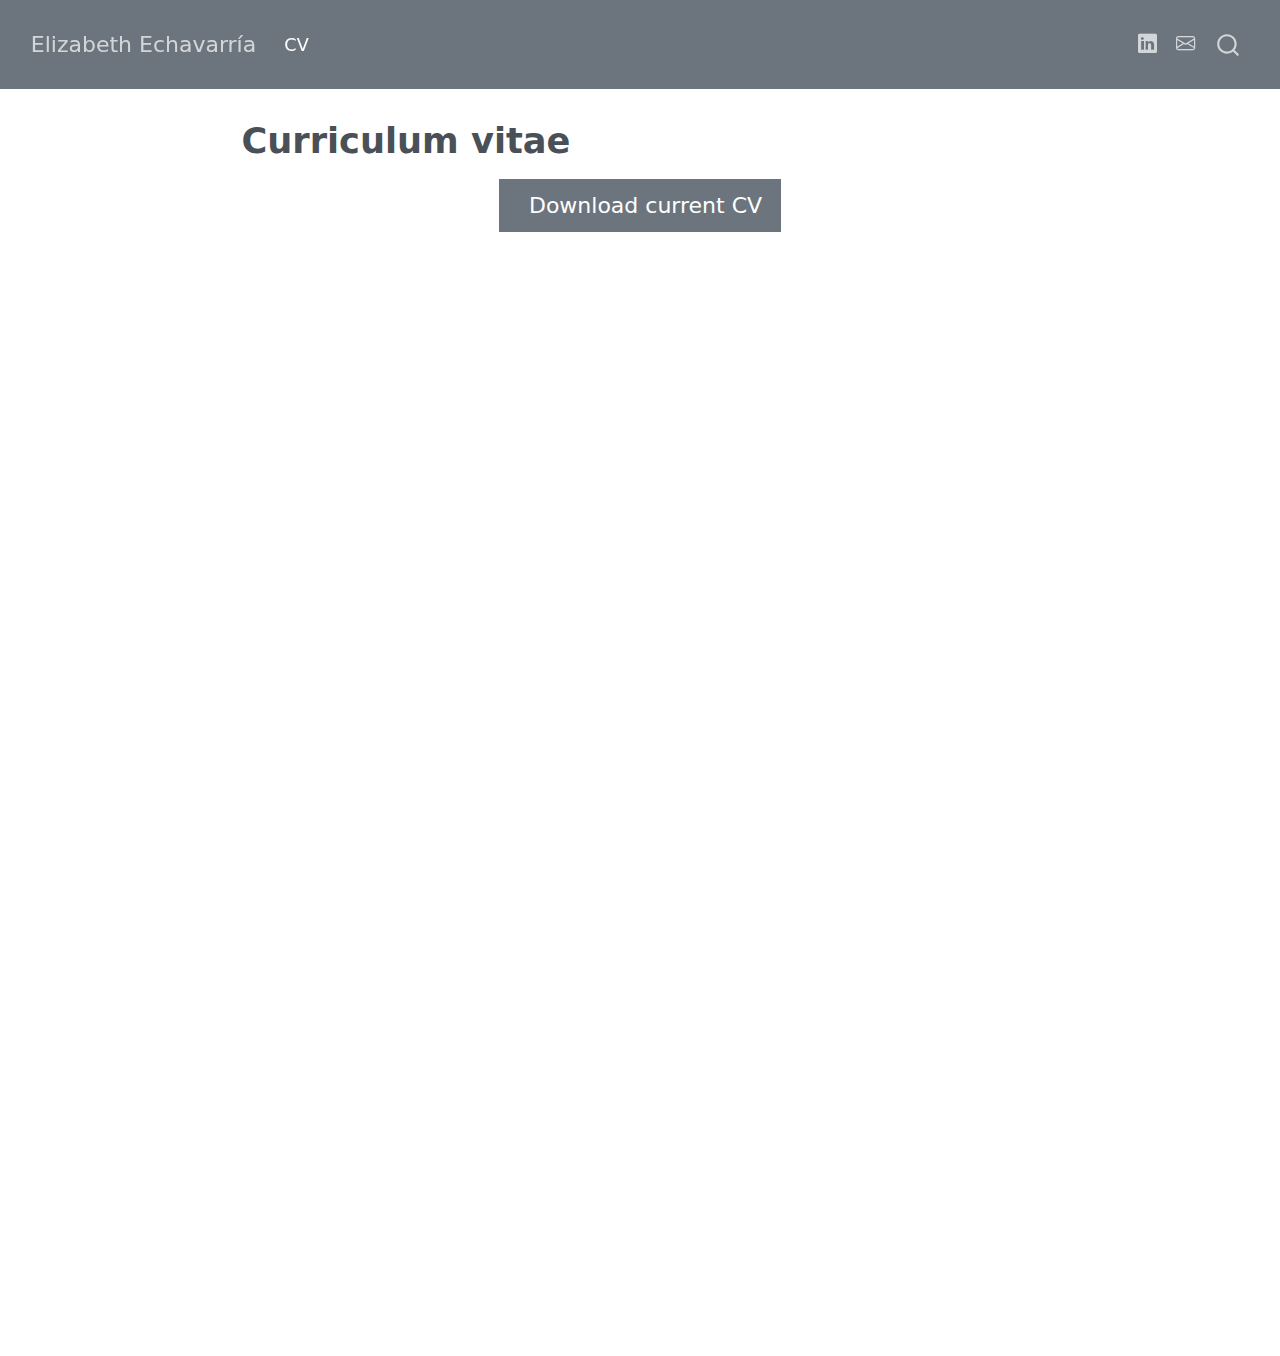
<file: docs/cv/index.html>
<!DOCTYPE html>
<html xmlns="http://www.w3.org/1999/xhtml" lang="en" xml:lang="en"><head>
<meta http-equiv="Content-Type" content="text/html; charset=UTF-8">
<meta charset="utf-8">
<meta name="generator" content="quarto-1.6.42">
<meta name="viewport" content="width=device-width, initial-scale=1.0, user-scalable=yes">
<title>Curriculum vitae – Elizabeth Echavarría</title>
<style>
code{white-space: pre-wrap;}
span.smallcaps{font-variant: small-caps;}
div.columns{display: flex; gap: min(4vw, 1.5em);}
div.column{flex: auto; overflow-x: auto;}
div.hanging-indent{margin-left: 1.5em; text-indent: -1.5em;}
ul.task-list{list-style: none;}
ul.task-list li input[type="checkbox"] {
  width: 0.8em;
  margin: 0 0.8em 0.2em -1em; /* quarto-specific, see https://github.com/quarto-dev/quarto-cli/issues/4556 */ 
  vertical-align: middle;
}
</style>

<script src="../site_libs/quarto-nav/quarto-nav.js"></script>
<script src="../site_libs/clipboard/clipboard.min.js"></script>
<script src="../site_libs/quarto-search/autocomplete.umd.js"></script>
<script src="../site_libs/quarto-search/fuse.min.js"></script>
<script src="../site_libs/quarto-search/quarto-search.js"></script>
<meta name="quarto:offset" content="../">
<link href="../img/e-icon.jpg" rel="icon" type="image/jpeg">
<script src="../site_libs/quarto-html/quarto.js"></script>
<script src="../site_libs/quarto-html/popper.min.js"></script>
<script src="../site_libs/quarto-html/tippy.umd.min.js"></script>
<script src="../site_libs/quarto-html/anchor.min.js"></script>
<link href="../site_libs/quarto-html/tippy.css" rel="stylesheet">
<link href="../site_libs/quarto-html/quarto-syntax-highlighting-2f5df379a58b258e96c21c0638c20c03.css" rel="stylesheet" id="quarto-text-highlighting-styles">
<script src="../site_libs/bootstrap/bootstrap.min.js"></script>
<link href="../site_libs/bootstrap/bootstrap-icons.css" rel="stylesheet">
<link href="../site_libs/bootstrap/bootstrap-f034b2f7b1e3305d2d78cb9d7f6a0689.min.css" rel="stylesheet" append-hash="true" id="quarto-bootstrap" data-mode="light"><script id="quarto-search-options" type="application/json">{
  "location": "navbar",
  "copy-button": false,
  "collapse-after": 3,
  "panel-placement": "end",
  "type": "overlay",
  "limit": 50,
  "keyboard-shortcut": [
    "f",
    "/",
    "s"
  ],
  "show-item-context": false,
  "language": {
    "search-no-results-text": "No results",
    "search-matching-documents-text": "matching documents",
    "search-copy-link-title": "Copy link to search",
    "search-hide-matches-text": "Hide additional matches",
    "search-more-match-text": "more match in this document",
    "search-more-matches-text": "more matches in this document",
    "search-clear-button-title": "Clear",
    "search-text-placeholder": "",
    "search-detached-cancel-button-title": "Cancel",
    "search-submit-button-title": "Submit",
    "search-label": "Search"
  }
}</script>
</head>
<body class="nav-fixed fullcontent">

<div id="quarto-search-results"></div>
  <header id="quarto-header" class="headroom fixed-top"><nav class="navbar navbar-expand-lg " data-bs-theme="dark"><div class="navbar-container container-fluid">
      <div class="navbar-brand-container mx-auto">
    <a class="navbar-brand" href="../index.html">
    <span class="navbar-title">Elizabeth Echavarría</span>
    </a>
  </div>
            <div id="quarto-search" class="" title="Search"></div>
          <button class="navbar-toggler" type="button" data-bs-toggle="collapse" data-bs-target="#navbarCollapse" aria-controls="navbarCollapse" role="menu" aria-expanded="false" aria-label="Toggle navigation" onclick="if (window.quartoToggleHeadroom) { window.quartoToggleHeadroom(); }">
  <span class="navbar-toggler-icon"></span>
</button>
          <div class="collapse navbar-collapse" id="navbarCollapse">
            <ul class="navbar-nav navbar-nav-scroll me-auto">
<li class="nav-item">
    <a class="nav-link active" href="../cv/index.html" aria-current="page"> 
<span class="menu-text">CV</span></a>
  </li>  
</ul>
<ul class="navbar-nav navbar-nav-scroll ms-auto">
<li class="nav-item compact">
    <a class="nav-link" href="https://www.linkedin.com/in/elizabethechavarria/"> <i class="bi bi-linkedin" role="img">
</i> 
<span class="menu-text"></span></a>
  </li>  
  <li class="nav-item compact">
    <a class="nav-link" href="mailto:eet1@uw.edu"> <i class="bi bi-envelope" role="img" aria-label="email">
</i> 
<span class="menu-text"></span></a>
  </li>  
</ul>
</div> <!-- /navcollapse -->
            <div class="quarto-navbar-tools">
</div>
      </div> <!-- /container-fluid -->
    </nav></header><!-- content --><div id="quarto-content" class="quarto-container page-columns page-rows-contents page-layout-article page-navbar">
<!-- sidebar -->
<!-- margin-sidebar -->
    
<!-- main -->
<main class="content" id="quarto-document-content"><header id="title-block-header" class="quarto-title-block default"><div class="quarto-title">
<h1 class="title">Curriculum vitae</h1>
</div>



<div class="quarto-title-meta">

    
  
    
  </div>
  


</header><div class="cell">
<style type="text/css">
.embed-container {
    position: relative;
    padding-bottom: 129%;
    height: 0;
    overflow: hidden;
    max-width: 100%;
}
.embed-container iframe,
.embed-container object,
.embed-container embed {
    position: absolute;
    top: 0;
    left: 0;
    width: 100%;
    height: 100%;
}
</style>
</div>
<p class="text-center">
  <a class="btn btn-primary btn-lg cv-download" href="cv.pdf" target="_blank">
    <i class="fa-solid fa-file-arrow-down"></i> Download current CV
  </a>
</p>
<div class="embed-container">
  <iframe src="cv.pdf#toolbar=0" style="border: 0.5px;width: 100%;"></iframe>
</div>



</main><!-- /main --><script id="quarto-html-after-body" type="application/javascript">
window.document.addEventListener("DOMContentLoaded", function (event) {
  const toggleBodyColorMode = (bsSheetEl) => {
    const mode = bsSheetEl.getAttribute("data-mode");
    const bodyEl = window.document.querySelector("body");
    if (mode === "dark") {
      bodyEl.classList.add("quarto-dark");
      bodyEl.classList.remove("quarto-light");
    } else {
      bodyEl.classList.add("quarto-light");
      bodyEl.classList.remove("quarto-dark");
    }
  }
  const toggleBodyColorPrimary = () => {
    const bsSheetEl = window.document.querySelector("link#quarto-bootstrap");
    if (bsSheetEl) {
      toggleBodyColorMode(bsSheetEl);
    }
  }
  toggleBodyColorPrimary();  
  const icon = "";
  const anchorJS = new window.AnchorJS();
  anchorJS.options = {
    placement: 'right',
    icon: icon
  };
  anchorJS.add('.anchored');
  const isCodeAnnotation = (el) => {
    for (const clz of el.classList) {
      if (clz.startsWith('code-annotation-')) {                     
        return true;
      }
    }
    return false;
  }
  const onCopySuccess = function(e) {
    // button target
    const button = e.trigger;
    // don't keep focus
    button.blur();
    // flash "checked"
    button.classList.add('code-copy-button-checked');
    var currentTitle = button.getAttribute("title");
    button.setAttribute("title", "Copied!");
    let tooltip;
    if (window.bootstrap) {
      button.setAttribute("data-bs-toggle", "tooltip");
      button.setAttribute("data-bs-placement", "left");
      button.setAttribute("data-bs-title", "Copied!");
      tooltip = new bootstrap.Tooltip(button, 
        { trigger: "manual", 
          customClass: "code-copy-button-tooltip",
          offset: [0, -8]});
      tooltip.show();    
    }
    setTimeout(function() {
      if (tooltip) {
        tooltip.hide();
        button.removeAttribute("data-bs-title");
        button.removeAttribute("data-bs-toggle");
        button.removeAttribute("data-bs-placement");
      }
      button.setAttribute("title", currentTitle);
      button.classList.remove('code-copy-button-checked');
    }, 1000);
    // clear code selection
    e.clearSelection();
  }
  const getTextToCopy = function(trigger) {
      const codeEl = trigger.previousElementSibling.cloneNode(true);
      for (const childEl of codeEl.children) {
        if (isCodeAnnotation(childEl)) {
          childEl.remove();
        }
      }
      return codeEl.innerText;
  }
  const clipboard = new window.ClipboardJS('.code-copy-button:not([data-in-quarto-modal])', {
    text: getTextToCopy
  });
  clipboard.on('success', onCopySuccess);
  if (window.document.getElementById('quarto-embedded-source-code-modal')) {
    const clipboardModal = new window.ClipboardJS('.code-copy-button[data-in-quarto-modal]', {
      text: getTextToCopy,
      container: window.document.getElementById('quarto-embedded-source-code-modal')
    });
    clipboardModal.on('success', onCopySuccess);
  }
    var localhostRegex = new RegExp(/^(?:http|https):\/\/localhost\:?[0-9]*\//);
    var mailtoRegex = new RegExp(/^mailto:/);
      var filterRegex = new RegExp('/' + window.location.host + '/');
    var isInternal = (href) => {
        return filterRegex.test(href) || localhostRegex.test(href) || mailtoRegex.test(href);
    }
    // Inspect non-navigation links and adorn them if external
 	var links = window.document.querySelectorAll('a[href]:not(.nav-link):not(.navbar-brand):not(.toc-action):not(.sidebar-link):not(.sidebar-item-toggle):not(.pagination-link):not(.no-external):not([aria-hidden]):not(.dropdown-item):not(.quarto-navigation-tool):not(.about-link)');
    for (var i=0; i<links.length; i++) {
      const link = links[i];
      if (!isInternal(link.href)) {
        // undo the damage that might have been done by quarto-nav.js in the case of
        // links that we want to consider external
        if (link.dataset.originalHref !== undefined) {
          link.href = link.dataset.originalHref;
        }
      }
    }
  function tippyHover(el, contentFn, onTriggerFn, onUntriggerFn) {
    const config = {
      allowHTML: true,
      maxWidth: 500,
      delay: 100,
      arrow: false,
      appendTo: function(el) {
          return el.parentElement;
      },
      interactive: true,
      interactiveBorder: 10,
      theme: 'quarto',
      placement: 'bottom-start',
    };
    if (contentFn) {
      config.content = contentFn;
    }
    if (onTriggerFn) {
      config.onTrigger = onTriggerFn;
    }
    if (onUntriggerFn) {
      config.onUntrigger = onUntriggerFn;
    }
    window.tippy(el, config); 
  }
  const noterefs = window.document.querySelectorAll('a[role="doc-noteref"]');
  for (var i=0; i<noterefs.length; i++) {
    const ref = noterefs[i];
    tippyHover(ref, function() {
      // use id or data attribute instead here
      let href = ref.getAttribute('data-footnote-href') || ref.getAttribute('href');
      try { href = new URL(href).hash; } catch {}
      const id = href.replace(/^#\/?/, "");
      const note = window.document.getElementById(id);
      if (note) {
        return note.innerHTML;
      } else {
        return "";
      }
    });
  }
  const xrefs = window.document.querySelectorAll('a.quarto-xref');
  const processXRef = (id, note) => {
    // Strip column container classes
    const stripColumnClz = (el) => {
      el.classList.remove("page-full", "page-columns");
      if (el.children) {
        for (const child of el.children) {
          stripColumnClz(child);
        }
      }
    }
    stripColumnClz(note)
    if (id === null || id.startsWith('sec-')) {
      // Special case sections, only their first couple elements
      const container = document.createElement("div");
      if (note.children && note.children.length > 2) {
        container.appendChild(note.children[0].cloneNode(true));
        for (let i = 1; i < note.children.length; i++) {
          const child = note.children[i];
          if (child.tagName === "P" && child.innerText === "") {
            continue;
          } else {
            container.appendChild(child.cloneNode(true));
            break;
          }
        }
        if (window.Quarto?.typesetMath) {
          window.Quarto.typesetMath(container);
        }
        return container.innerHTML
      } else {
        if (window.Quarto?.typesetMath) {
          window.Quarto.typesetMath(note);
        }
        return note.innerHTML;
      }
    } else {
      // Remove any anchor links if they are present
      const anchorLink = note.querySelector('a.anchorjs-link');
      if (anchorLink) {
        anchorLink.remove();
      }
      if (window.Quarto?.typesetMath) {
        window.Quarto.typesetMath(note);
      }
      if (note.classList.contains("callout")) {
        return note.outerHTML;
      } else {
        return note.innerHTML;
      }
    }
  }
  for (var i=0; i<xrefs.length; i++) {
    const xref = xrefs[i];
    tippyHover(xref, undefined, function(instance) {
      instance.disable();
      let url = xref.getAttribute('href');
      let hash = undefined; 
      if (url.startsWith('#')) {
        hash = url;
      } else {
        try { hash = new URL(url).hash; } catch {}
      }
      if (hash) {
        const id = hash.replace(/^#\/?/, "");
        const note = window.document.getElementById(id);
        if (note !== null) {
          try {
            const html = processXRef(id, note.cloneNode(true));
            instance.setContent(html);
          } finally {
            instance.enable();
            instance.show();
          }
        } else {
          // See if we can fetch this
          fetch(url.split('#')[0])
          .then(res => res.text())
          .then(html => {
            const parser = new DOMParser();
            const htmlDoc = parser.parseFromString(html, "text/html");
            const note = htmlDoc.getElementById(id);
            if (note !== null) {
              const html = processXRef(id, note);
              instance.setContent(html);
            } 
          }).finally(() => {
            instance.enable();
            instance.show();
          });
        }
      } else {
        // See if we can fetch a full url (with no hash to target)
        // This is a special case and we should probably do some content thinning / targeting
        fetch(url)
        .then(res => res.text())
        .then(html => {
          const parser = new DOMParser();
          const htmlDoc = parser.parseFromString(html, "text/html");
          const note = htmlDoc.querySelector('main.content');
          if (note !== null) {
            // This should only happen for chapter cross references
            // (since there is no id in the URL)
            // remove the first header
            if (note.children.length > 0 && note.children[0].tagName === "HEADER") {
              note.children[0].remove();
            }
            const html = processXRef(null, note);
            instance.setContent(html);
          } 
        }).finally(() => {
          instance.enable();
          instance.show();
        });
      }
    }, function(instance) {
    });
  }
      let selectedAnnoteEl;
      const selectorForAnnotation = ( cell, annotation) => {
        let cellAttr = 'data-code-cell="' + cell + '"';
        let lineAttr = 'data-code-annotation="' +  annotation + '"';
        const selector = 'span[' + cellAttr + '][' + lineAttr + ']';
        return selector;
      }
      const selectCodeLines = (annoteEl) => {
        const doc = window.document;
        const targetCell = annoteEl.getAttribute("data-target-cell");
        const targetAnnotation = annoteEl.getAttribute("data-target-annotation");
        const annoteSpan = window.document.querySelector(selectorForAnnotation(targetCell, targetAnnotation));
        const lines = annoteSpan.getAttribute("data-code-lines").split(",");
        const lineIds = lines.map((line) => {
          return targetCell + "-" + line;
        })
        let top = null;
        let height = null;
        let parent = null;
        if (lineIds.length > 0) {
            //compute the position of the single el (top and bottom and make a div)
            const el = window.document.getElementById(lineIds[0]);
            top = el.offsetTop;
            height = el.offsetHeight;
            parent = el.parentElement.parentElement;
          if (lineIds.length > 1) {
            const lastEl = window.document.getElementById(lineIds[lineIds.length - 1]);
            const bottom = lastEl.offsetTop + lastEl.offsetHeight;
            height = bottom - top;
          }
          if (top !== null && height !== null && parent !== null) {
            // cook up a div (if necessary) and position it 
            let div = window.document.getElementById("code-annotation-line-highlight");
            if (div === null) {
              div = window.document.createElement("div");
              div.setAttribute("id", "code-annotation-line-highlight");
              div.style.position = 'absolute';
              parent.appendChild(div);
            }
            div.style.top = top - 2 + "px";
            div.style.height = height + 4 + "px";
            div.style.left = 0;
            let gutterDiv = window.document.getElementById("code-annotation-line-highlight-gutter");
            if (gutterDiv === null) {
              gutterDiv = window.document.createElement("div");
              gutterDiv.setAttribute("id", "code-annotation-line-highlight-gutter");
              gutterDiv.style.position = 'absolute';
              const codeCell = window.document.getElementById(targetCell);
              const gutter = codeCell.querySelector('.code-annotation-gutter');
              gutter.appendChild(gutterDiv);
            }
            gutterDiv.style.top = top - 2 + "px";
            gutterDiv.style.height = height + 4 + "px";
          }
          selectedAnnoteEl = annoteEl;
        }
      };
      const unselectCodeLines = () => {
        const elementsIds = ["code-annotation-line-highlight", "code-annotation-line-highlight-gutter"];
        elementsIds.forEach((elId) => {
          const div = window.document.getElementById(elId);
          if (div) {
            div.remove();
          }
        });
        selectedAnnoteEl = undefined;
      };
        // Handle positioning of the toggle
    window.addEventListener(
      "resize",
      throttle(() => {
        elRect = undefined;
        if (selectedAnnoteEl) {
          selectCodeLines(selectedAnnoteEl);
        }
      }, 10)
    );
    function throttle(fn, ms) {
    let throttle = false;
    let timer;
      return (...args) => {
        if(!throttle) { // first call gets through
            fn.apply(this, args);
            throttle = true;
        } else { // all the others get throttled
            if(timer) clearTimeout(timer); // cancel #2
            timer = setTimeout(() => {
              fn.apply(this, args);
              timer = throttle = false;
            }, ms);
        }
      };
    }
      // Attach click handler to the DT
      const annoteDls = window.document.querySelectorAll('dt[data-target-cell]');
      for (const annoteDlNode of annoteDls) {
        annoteDlNode.addEventListener('click', (event) => {
          const clickedEl = event.target;
          if (clickedEl !== selectedAnnoteEl) {
            unselectCodeLines();
            const activeEl = window.document.querySelector('dt[data-target-cell].code-annotation-active');
            if (activeEl) {
              activeEl.classList.remove('code-annotation-active');
            }
            selectCodeLines(clickedEl);
            clickedEl.classList.add('code-annotation-active');
          } else {
            // Unselect the line
            unselectCodeLines();
            clickedEl.classList.remove('code-annotation-active');
          }
        });
      }
  const findCites = (el) => {
    const parentEl = el.parentElement;
    if (parentEl) {
      const cites = parentEl.dataset.cites;
      if (cites) {
        return {
          el,
          cites: cites.split(' ')
        };
      } else {
        return findCites(el.parentElement)
      }
    } else {
      return undefined;
    }
  };
  var bibliorefs = window.document.querySelectorAll('a[role="doc-biblioref"]');
  for (var i=0; i<bibliorefs.length; i++) {
    const ref = bibliorefs[i];
    const citeInfo = findCites(ref);
    if (citeInfo) {
      tippyHover(citeInfo.el, function() {
        var popup = window.document.createElement('div');
        citeInfo.cites.forEach(function(cite) {
          var citeDiv = window.document.createElement('div');
          citeDiv.classList.add('hanging-indent');
          citeDiv.classList.add('csl-entry');
          var biblioDiv = window.document.getElementById('ref-' + cite);
          if (biblioDiv) {
            citeDiv.innerHTML = biblioDiv.innerHTML;
          }
          popup.appendChild(citeDiv);
        });
        return popup.innerHTML;
      });
    }
  }
});
</script>
</div> <!-- /content -->



</body></html>
</file>
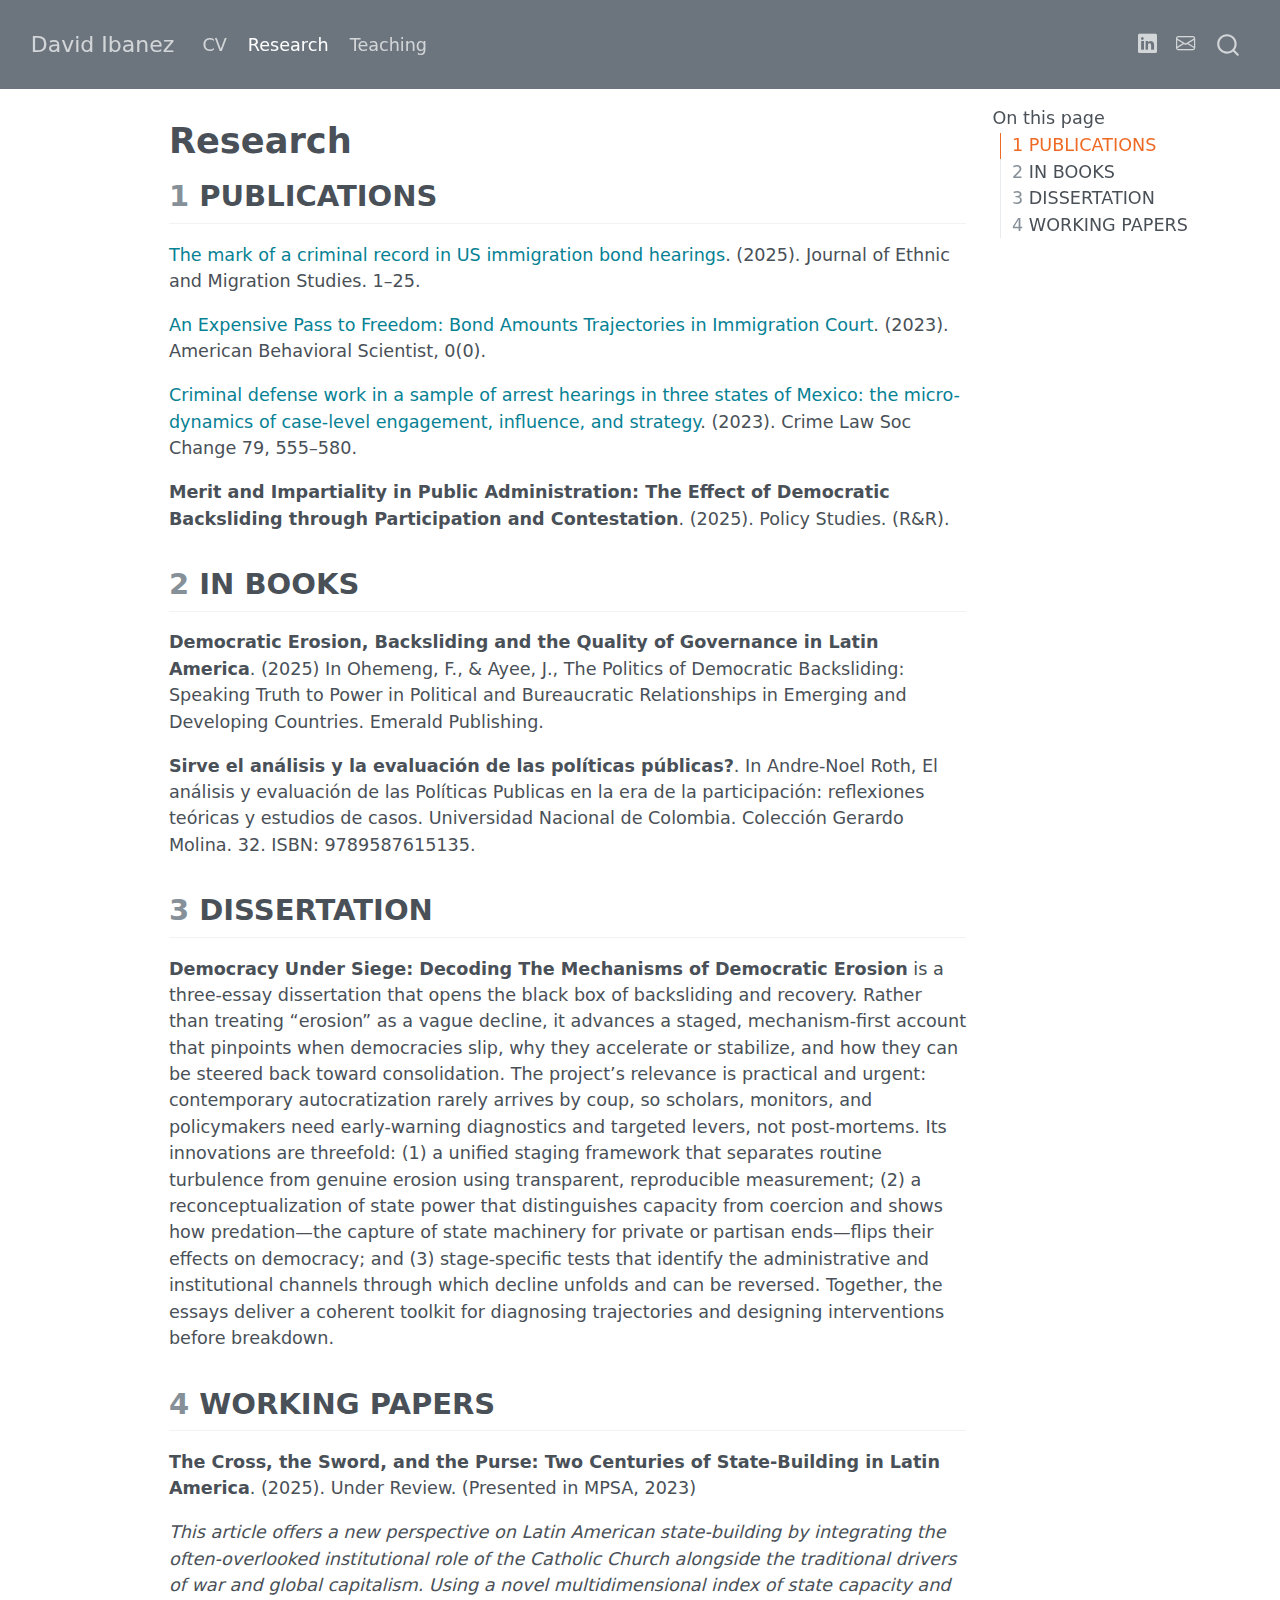
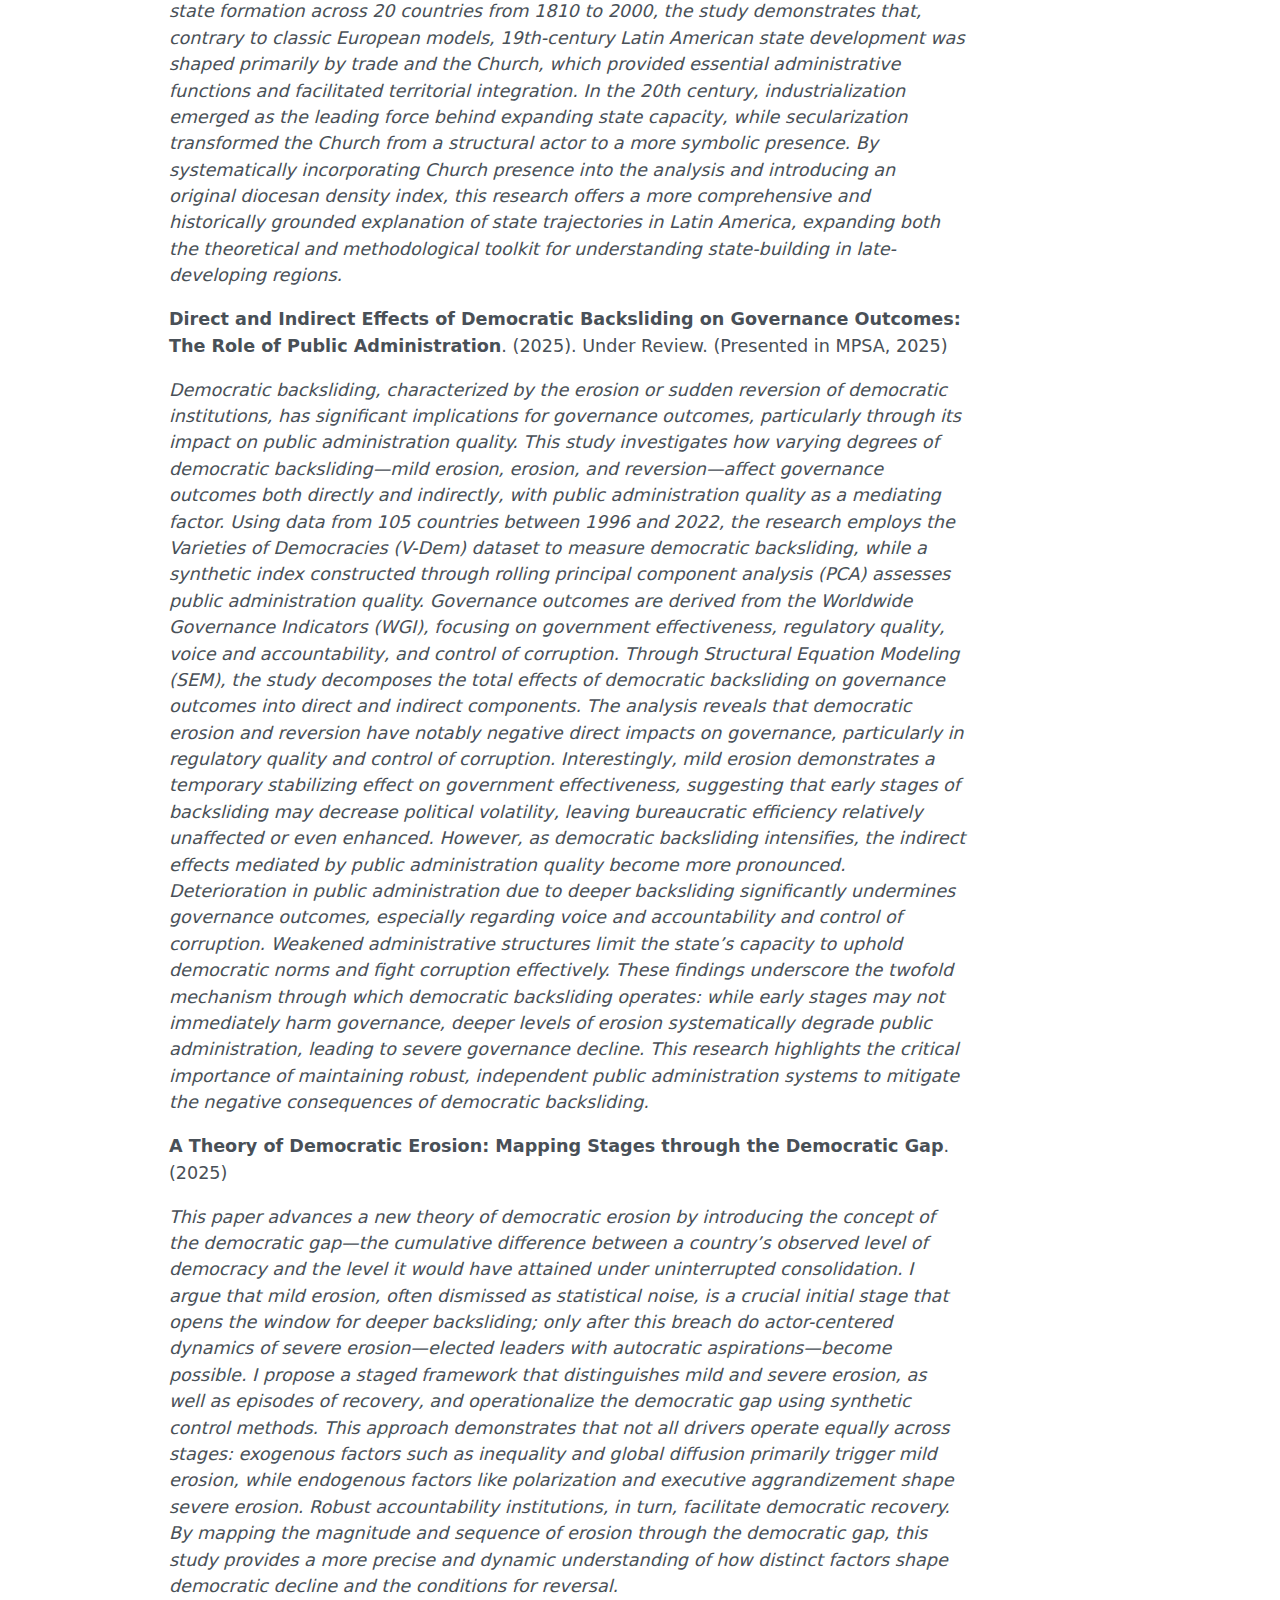
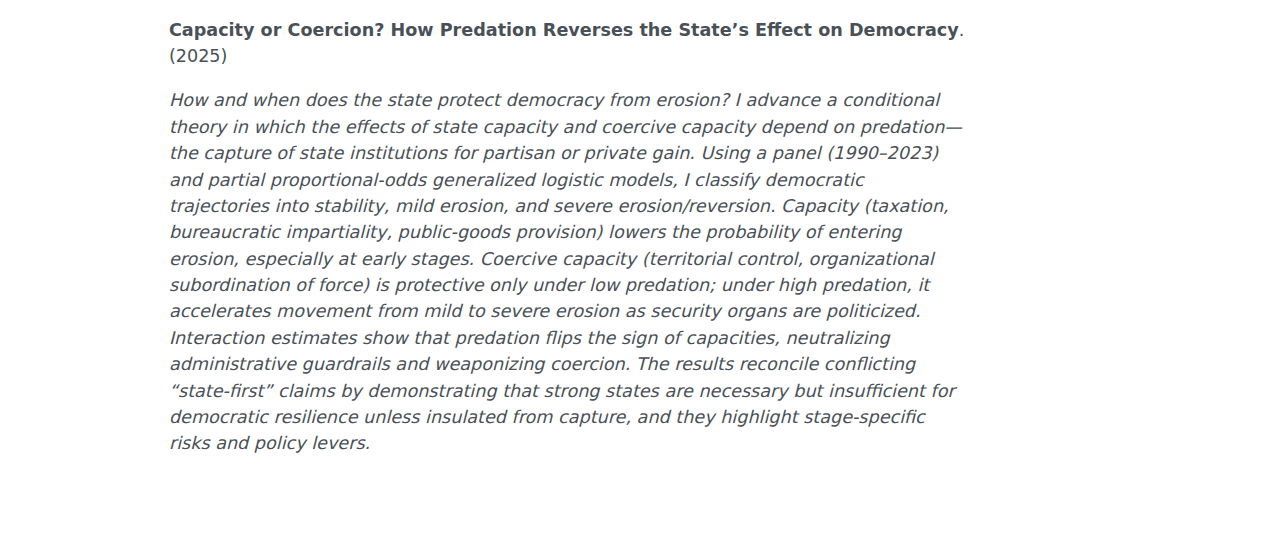
<file: docs/photography/index.html>
<!DOCTYPE html>
<html xmlns="http://www.w3.org/1999/xhtml" lang="en" xml:lang="en"><head>

<meta charset="utf-8">
<meta name="generator" content="quarto-1.3.353">

<meta name="viewport" content="width=device-width, initial-scale=1.0, user-scalable=yes">


<title>David Ibanez - Research</title>
<style>
code{white-space: pre-wrap;}
span.smallcaps{font-variant: small-caps;}
div.columns{display: flex; gap: min(4vw, 1.5em);}
div.column{flex: auto; overflow-x: auto;}
div.hanging-indent{margin-left: 1.5em; text-indent: -1.5em;}
ul.task-list{list-style: none;}
ul.task-list li input[type="checkbox"] {
  width: 0.8em;
  margin: 0 0.8em 0.2em -1em; /* quarto-specific, see https://github.com/quarto-dev/quarto-cli/issues/4556 */ 
  vertical-align: middle;
}
</style>


<script src="../site_libs/quarto-nav/quarto-nav.js"></script>
<script src="../site_libs/clipboard/clipboard.min.js"></script>
<script src="../site_libs/quarto-search/autocomplete.umd.js"></script>
<script src="../site_libs/quarto-search/fuse.min.js"></script>
<script src="../site_libs/quarto-search/quarto-search.js"></script>
<meta name="quarto:offset" content="../">
<link href="../img/light.jpg" rel="icon" type="image/jpeg">
<script src="../site_libs/quarto-html/quarto.js"></script>
<script src="../site_libs/quarto-html/popper.min.js"></script>
<script src="../site_libs/quarto-html/tippy.umd.min.js"></script>
<script src="../site_libs/quarto-html/anchor.min.js"></script>
<link href="../site_libs/quarto-html/tippy.css" rel="stylesheet">
<link href="../site_libs/quarto-html/quarto-syntax-highlighting.css" rel="stylesheet" id="quarto-text-highlighting-styles">
<script src="../site_libs/bootstrap/bootstrap.min.js"></script>
<link href="../site_libs/bootstrap/bootstrap-icons.css" rel="stylesheet">
<link href="../site_libs/bootstrap/bootstrap.min.css" rel="stylesheet" id="quarto-bootstrap" data-mode="light">
<script id="quarto-search-options" type="application/json">{
  "location": "navbar",
  "copy-button": false,
  "collapse-after": 3,
  "panel-placement": "end",
  "type": "overlay",
  "limit": 20,
  "language": {
    "search-no-results-text": "No results",
    "search-matching-documents-text": "matching documents",
    "search-copy-link-title": "Copy link to search",
    "search-hide-matches-text": "Hide additional matches",
    "search-more-match-text": "more match in this document",
    "search-more-matches-text": "more matches in this document",
    "search-clear-button-title": "Clear",
    "search-detached-cancel-button-title": "Cancel",
    "search-submit-button-title": "Submit"
  }
}</script>


</head>

<body class="nav-fixed">

<div id="quarto-search-results"></div>
  <header id="quarto-header" class="headroom fixed-top">
    <nav class="navbar navbar-expand-lg navbar-dark ">
      <div class="navbar-container container-fluid">
      <div class="navbar-brand-container">
    <a class="navbar-brand" href="../index.html">
    <span class="navbar-title">David Ibanez</span>
    </a>
  </div>
            <div id="quarto-search" class="" title="Search"></div>
          <button class="navbar-toggler" type="button" data-bs-toggle="collapse" data-bs-target="#navbarCollapse" aria-controls="navbarCollapse" aria-expanded="false" aria-label="Toggle navigation" onclick="if (window.quartoToggleHeadroom) { window.quartoToggleHeadroom(); }">
  <span class="navbar-toggler-icon"></span>
</button>
          <div class="collapse navbar-collapse" id="navbarCollapse">
            <ul class="navbar-nav navbar-nav-scroll me-auto">
  <li class="nav-item">
    <a class="nav-link" href="../cv/index.html" rel="" target="">
 <span class="menu-text">CV</span></a>
  </li>  
  <li class="nav-item">
    <a class="nav-link active" href="../photography/index.html" rel="" target="" aria-current="page">
 <span class="menu-text">Research</span></a>
  </li>  
  <li class="nav-item">
    <a class="nav-link" href="../teaching/index.html" rel="" target="">
 <span class="menu-text">Teaching</span></a>
  </li>  
</ul>
            <ul class="navbar-nav navbar-nav-scroll ms-auto">
  <li class="nav-item compact">
    <a class="nav-link" href="http://linkedin.com/in/david-ibanez-profile" rel="" target=""><i class="bi bi-linkedin" role="img">
</i> 
 <span class="menu-text"></span></a>
  </li>  
  <li class="nav-item compact">
    <a class="nav-link" href="mailto:david.ibanez@rutgers.edu" rel="" target=""><i class="bi bi-envelope" role="img" aria-label="email">
</i> 
 <span class="menu-text"></span></a>
  </li>  
</ul>
            <div class="quarto-navbar-tools">
</div>
          </div> <!-- /navcollapse -->
      </div> <!-- /container-fluid -->
    </nav>
</header>
<!-- content -->
<div id="quarto-content" class="quarto-container page-columns page-rows-contents page-layout-article page-navbar">
<!-- sidebar -->
<!-- margin-sidebar -->
    <div id="quarto-margin-sidebar" class="sidebar margin-sidebar">
        <nav id="TOC" role="doc-toc" class="toc-active">
    <h2 id="toc-title">On this page</h2>
   
  <ul>
  <li><a href="#publications" id="toc-publications" class="nav-link active" data-scroll-target="#publications"><span class="header-section-number">1</span> PUBLICATIONS</a></li>
  <li><a href="#in-books" id="toc-in-books" class="nav-link" data-scroll-target="#in-books"><span class="header-section-number">2</span> IN BOOKS</a></li>
  <li><a href="#dissertation" id="toc-dissertation" class="nav-link" data-scroll-target="#dissertation"><span class="header-section-number">3</span> DISSERTATION</a></li>
  <li><a href="#working-papers" id="toc-working-papers" class="nav-link" data-scroll-target="#working-papers"><span class="header-section-number">4</span> WORKING PAPERS</a></li>
  </ul>
</nav>
    </div>
<!-- main -->
<main class="content" id="quarto-document-content">

<header id="title-block-header" class="quarto-title-block default">
<div class="quarto-title">
<h1 class="title">Research</h1>
</div>



<div class="quarto-title-meta">

    
  
    
  </div>
  

</header>

<section id="publications" class="level2" data-number="1">
<h2 data-number="1" class="anchored" data-anchor-id="publications"><span class="header-section-number">1</span> PUBLICATIONS</h2>
<p><a href="https://www.tandfonline.com/doi/full/10.1080/1369183X.2025.2547871">The mark of a criminal record in US immigration bond hearings</a>. (2025). Journal of Ethnic and Migration Studies. 1–25.</p>
<p><a href="https://journals.sagepub.com/doi/10.1177/00027642231215990">An Expensive Pass to Freedom: Bond Amounts Trajectories in Immigration Court</a>. (2023). American Behavioral Scientist, 0(0).</p>
<p><a href="https://link.springer.com/article/10.1007/s10611-023-10081-2">Criminal defense work in a sample of arrest hearings in three states of Mexico: the micro-dynamics of case-level engagement, influence, and strategy</a>. (2023). Crime Law Soc Change 79, 555–580.</p>
<p><strong>Merit and Impartiality in Public Administration: The Effect of Democratic Backsliding through Participation and Contestation</strong>. (2025). Policy Studies. (R&amp;R).</p>
</section>
<section id="in-books" class="level2" data-number="2">
<h2 data-number="2" class="anchored" data-anchor-id="in-books"><span class="header-section-number">2</span> IN BOOKS</h2>
<p><strong>Democratic Erosion, Backsliding and the Quality of Governance in Latin America</strong>. (2025) In Ohemeng, F., &amp; Ayee, J., The Politics of Democratic Backsliding: Speaking Truth to Power in Political and Bureaucratic Relationships in Emerging and Developing Countries. Emerald Publishing.</p>
<p><strong>Sirve el análisis y la evaluación de las políticas públicas?</strong>. In Andre-Noel Roth, El análisis y evaluación de las Políticas Publicas en la era de la participación: reflexiones teóricas y estudios de casos. Universidad Nacional de Colombia. Colección Gerardo Molina. 32. ISBN: 9789587615135.</p>
</section>
<section id="dissertation" class="level2" data-number="3">
<h2 data-number="3" class="anchored" data-anchor-id="dissertation"><span class="header-section-number">3</span> DISSERTATION</h2>
<p><strong>Democracy Under Siege: Decoding The Mechanisms of Democratic Erosion</strong> is a three-essay dissertation that opens the black box of backsliding and recovery. Rather than treating “erosion” as a vague decline, it advances a staged, mechanism-first account that pinpoints when democracies slip, why they accelerate or stabilize, and how they can be steered back toward consolidation. The project’s relevance is practical and urgent: contemporary autocratization rarely arrives by coup, so scholars, monitors, and policymakers need early-warning diagnostics and targeted levers, not post-mortems. Its innovations are threefold: (1) a unified staging framework that separates routine turbulence from genuine erosion using transparent, reproducible measurement; (2) a reconceptualization of state power that distinguishes capacity from coercion and shows how predation—the capture of state machinery for private or partisan ends—flips their effects on democracy; and (3) stage-specific tests that identify the administrative and institutional channels through which decline unfolds and can be reversed. Together, the essays deliver a coherent toolkit for diagnosing trajectories and designing interventions before breakdown.</p>
</section>
<section id="working-papers" class="level2" data-number="4">
<h2 data-number="4" class="anchored" data-anchor-id="working-papers"><span class="header-section-number">4</span> WORKING PAPERS</h2>
<p><strong>The Cross, the Sword, and the Purse: Two Centuries of State-Building in Latin America</strong>. (2025). Under Review. (Presented in MPSA, 2023)</p>
<p><em>This article offers a new perspective on Latin American state-building by integrating the often-overlooked institutional role of the Catholic Church alongside the traditional drivers of war and global capitalism. Using a novel multidimensional index of state capacity and state formation across 20 countries from 1810 to 2000, the study demonstrates that, contrary to classic European models, 19th-century Latin American state development was shaped primarily by trade and the Church, which provided essential administrative functions and facilitated territorial integration. In the 20th century, industrialization emerged as the leading force behind expanding state capacity, while secularization transformed the Church from a structural actor to a more symbolic presence. By systematically incorporating Church presence into the analysis and introducing an original diocesan density index, this research offers a more comprehensive and historically grounded explanation of state trajectories in Latin America, expanding both the theoretical and methodological toolkit for understanding state-building in late-developing regions.</em></p>
<p><strong>Direct and Indirect Effects of Democratic Backsliding on Governance Outcomes: The Role of Public Administration</strong>. (2025). Under Review. (Presented in MPSA, 2025)</p>
<p><em>Democratic backsliding, characterized by the erosion or sudden reversion of democratic institutions, has significant implications for governance outcomes, particularly through its impact on public administration quality. This study investigates how varying degrees of democratic backsliding—mild erosion, erosion, and reversion—affect governance outcomes both directly and indirectly, with public administration quality as a mediating factor. Using data from 105 countries between 1996 and 2022, the research employs the Varieties of Democracies (V-Dem) dataset to measure democratic backsliding, while a synthetic index constructed through rolling principal component analysis (PCA) assesses public administration quality. Governance outcomes are derived from the Worldwide Governance Indicators (WGI), focusing on government effectiveness, regulatory quality, voice and accountability, and control of corruption. Through Structural Equation Modeling (SEM), the study decomposes the total effects of democratic backsliding on governance outcomes into direct and indirect components. The analysis reveals that democratic erosion and reversion have notably negative direct impacts on governance, particularly in regulatory quality and control of corruption. Interestingly, mild erosion demonstrates a temporary stabilizing effect on government effectiveness, suggesting that early stages of backsliding may decrease political volatility, leaving bureaucratic efficiency relatively unaffected or even enhanced. However, as democratic backsliding intensifies, the indirect effects mediated by public administration quality become more pronounced. Deterioration in public administration due to deeper backsliding significantly undermines governance outcomes, especially regarding voice and accountability and control of corruption. Weakened administrative structures limit the state’s capacity to uphold democratic norms and fight corruption effectively. These findings underscore the twofold mechanism through which democratic backsliding operates: while early stages may not immediately harm governance, deeper levels of erosion systematically degrade public administration, leading to severe governance decline. This research highlights the critical importance of maintaining robust, independent public administration systems to mitigate the negative consequences of democratic backsliding.</em></p>
<p><strong>A Theory of Democratic Erosion: Mapping Stages through the Democratic Gap</strong>. (2025)</p>
<p><em>This paper advances a new theory of democratic erosion by introducing the concept of the democratic gap—the cumulative difference between a country’s observed level of democracy and the level it would have attained under uninterrupted consolidation. I argue that mild erosion, often dismissed as statistical noise, is a crucial initial stage that opens the window for deeper backsliding; only after this breach do actor-centered dynamics of severe erosion—elected leaders with autocratic aspirations—become possible. I propose a staged framework that distinguishes mild and severe erosion, as well as episodes of recovery, and operationalize the democratic gap using synthetic control methods. This approach demonstrates that not all drivers operate equally across stages: exogenous factors such as inequality and global diffusion primarily trigger mild erosion, while endogenous factors like polarization and executive aggrandizement shape severe erosion. Robust accountability institutions, in turn, facilitate democratic recovery. By mapping the magnitude and sequence of erosion through the democratic gap, this study provides a more precise and dynamic understanding of how distinct factors shape democratic decline and the conditions for reversal.</em></p>
<p><strong>Capacity or Coercion? How Predation Reverses the State’s Effect on Democracy</strong>. (2025)</p>
<p><em>How and when does the state protect democracy from erosion? I advance a conditional theory in which the effects of state capacity and coercive capacity depend on predation—the capture of state institutions for partisan or private gain. Using a panel (1990–2023) and partial proportional-odds generalized logistic models, I classify democratic trajectories into stability, mild erosion, and severe erosion/reversion. Capacity (taxation, bureaucratic impartiality, public-goods provision) lowers the probability of entering erosion, especially at early stages. Coercive capacity (territorial control, organizational subordination of force) is protective only under low predation; under high predation, it accelerates movement from mild to severe erosion as security organs are politicized. Interaction estimates show that predation flips the sign of capacities, neutralizing administrative guardrails and weaponizing coercion. The results reconcile conflicting “state-first” claims by demonstrating that strong states are necessary but insufficient for democratic resilience unless insulated from capture, and they highlight stage-specific risks and policy levers.</em></p>


</section>

</main> <!-- /main -->
<script id="quarto-html-after-body" type="application/javascript">
window.document.addEventListener("DOMContentLoaded", function (event) {
  const toggleBodyColorMode = (bsSheetEl) => {
    const mode = bsSheetEl.getAttribute("data-mode");
    const bodyEl = window.document.querySelector("body");
    if (mode === "dark") {
      bodyEl.classList.add("quarto-dark");
      bodyEl.classList.remove("quarto-light");
    } else {
      bodyEl.classList.add("quarto-light");
      bodyEl.classList.remove("quarto-dark");
    }
  }
  const toggleBodyColorPrimary = () => {
    const bsSheetEl = window.document.querySelector("link#quarto-bootstrap");
    if (bsSheetEl) {
      toggleBodyColorMode(bsSheetEl);
    }
  }
  toggleBodyColorPrimary();  
  const icon = "";
  const anchorJS = new window.AnchorJS();
  anchorJS.options = {
    placement: 'right',
    icon: icon
  };
  anchorJS.add('.anchored');
  const isCodeAnnotation = (el) => {
    for (const clz of el.classList) {
      if (clz.startsWith('code-annotation-')) {                     
        return true;
      }
    }
    return false;
  }
  const clipboard = new window.ClipboardJS('.code-copy-button', {
    text: function(trigger) {
      const codeEl = trigger.previousElementSibling.cloneNode(true);
      for (const childEl of codeEl.children) {
        if (isCodeAnnotation(childEl)) {
          childEl.remove();
        }
      }
      return codeEl.innerText;
    }
  });
  clipboard.on('success', function(e) {
    // button target
    const button = e.trigger;
    // don't keep focus
    button.blur();
    // flash "checked"
    button.classList.add('code-copy-button-checked');
    var currentTitle = button.getAttribute("title");
    button.setAttribute("title", "Copied!");
    let tooltip;
    if (window.bootstrap) {
      button.setAttribute("data-bs-toggle", "tooltip");
      button.setAttribute("data-bs-placement", "left");
      button.setAttribute("data-bs-title", "Copied!");
      tooltip = new bootstrap.Tooltip(button, 
        { trigger: "manual", 
          customClass: "code-copy-button-tooltip",
          offset: [0, -8]});
      tooltip.show();    
    }
    setTimeout(function() {
      if (tooltip) {
        tooltip.hide();
        button.removeAttribute("data-bs-title");
        button.removeAttribute("data-bs-toggle");
        button.removeAttribute("data-bs-placement");
      }
      button.setAttribute("title", currentTitle);
      button.classList.remove('code-copy-button-checked');
    }, 1000);
    // clear code selection
    e.clearSelection();
  });
  function tippyHover(el, contentFn) {
    const config = {
      allowHTML: true,
      content: contentFn,
      maxWidth: 500,
      delay: 100,
      arrow: false,
      appendTo: function(el) {
          return el.parentElement;
      },
      interactive: true,
      interactiveBorder: 10,
      theme: 'quarto',
      placement: 'bottom-start'
    };
    window.tippy(el, config); 
  }
  const noterefs = window.document.querySelectorAll('a[role="doc-noteref"]');
  for (var i=0; i<noterefs.length; i++) {
    const ref = noterefs[i];
    tippyHover(ref, function() {
      // use id or data attribute instead here
      let href = ref.getAttribute('data-footnote-href') || ref.getAttribute('href');
      try { href = new URL(href).hash; } catch {}
      const id = href.replace(/^#\/?/, "");
      const note = window.document.getElementById(id);
      return note.innerHTML;
    });
  }
      let selectedAnnoteEl;
      const selectorForAnnotation = ( cell, annotation) => {
        let cellAttr = 'data-code-cell="' + cell + '"';
        let lineAttr = 'data-code-annotation="' +  annotation + '"';
        const selector = 'span[' + cellAttr + '][' + lineAttr + ']';
        return selector;
      }
      const selectCodeLines = (annoteEl) => {
        const doc = window.document;
        const targetCell = annoteEl.getAttribute("data-target-cell");
        const targetAnnotation = annoteEl.getAttribute("data-target-annotation");
        const annoteSpan = window.document.querySelector(selectorForAnnotation(targetCell, targetAnnotation));
        const lines = annoteSpan.getAttribute("data-code-lines").split(",");
        const lineIds = lines.map((line) => {
          return targetCell + "-" + line;
        })
        let top = null;
        let height = null;
        let parent = null;
        if (lineIds.length > 0) {
            //compute the position of the single el (top and bottom and make a div)
            const el = window.document.getElementById(lineIds[0]);
            top = el.offsetTop;
            height = el.offsetHeight;
            parent = el.parentElement.parentElement;
          if (lineIds.length > 1) {
            const lastEl = window.document.getElementById(lineIds[lineIds.length - 1]);
            const bottom = lastEl.offsetTop + lastEl.offsetHeight;
            height = bottom - top;
          }
          if (top !== null && height !== null && parent !== null) {
            // cook up a div (if necessary) and position it 
            let div = window.document.getElementById("code-annotation-line-highlight");
            if (div === null) {
              div = window.document.createElement("div");
              div.setAttribute("id", "code-annotation-line-highlight");
              div.style.position = 'absolute';
              parent.appendChild(div);
            }
            div.style.top = top - 2 + "px";
            div.style.height = height + 4 + "px";
            let gutterDiv = window.document.getElementById("code-annotation-line-highlight-gutter");
            if (gutterDiv === null) {
              gutterDiv = window.document.createElement("div");
              gutterDiv.setAttribute("id", "code-annotation-line-highlight-gutter");
              gutterDiv.style.position = 'absolute';
              const codeCell = window.document.getElementById(targetCell);
              const gutter = codeCell.querySelector('.code-annotation-gutter');
              gutter.appendChild(gutterDiv);
            }
            gutterDiv.style.top = top - 2 + "px";
            gutterDiv.style.height = height + 4 + "px";
          }
          selectedAnnoteEl = annoteEl;
        }
      };
      const unselectCodeLines = () => {
        const elementsIds = ["code-annotation-line-highlight", "code-annotation-line-highlight-gutter"];
        elementsIds.forEach((elId) => {
          const div = window.document.getElementById(elId);
          if (div) {
            div.remove();
          }
        });
        selectedAnnoteEl = undefined;
      };
      // Attach click handler to the DT
      const annoteDls = window.document.querySelectorAll('dt[data-target-cell]');
      for (const annoteDlNode of annoteDls) {
        annoteDlNode.addEventListener('click', (event) => {
          const clickedEl = event.target;
          if (clickedEl !== selectedAnnoteEl) {
            unselectCodeLines();
            const activeEl = window.document.querySelector('dt[data-target-cell].code-annotation-active');
            if (activeEl) {
              activeEl.classList.remove('code-annotation-active');
            }
            selectCodeLines(clickedEl);
            clickedEl.classList.add('code-annotation-active');
          } else {
            // Unselect the line
            unselectCodeLines();
            clickedEl.classList.remove('code-annotation-active');
          }
        });
      }
  const findCites = (el) => {
    const parentEl = el.parentElement;
    if (parentEl) {
      const cites = parentEl.dataset.cites;
      if (cites) {
        return {
          el,
          cites: cites.split(' ')
        };
      } else {
        return findCites(el.parentElement)
      }
    } else {
      return undefined;
    }
  };
  var bibliorefs = window.document.querySelectorAll('a[role="doc-biblioref"]');
  for (var i=0; i<bibliorefs.length; i++) {
    const ref = bibliorefs[i];
    const citeInfo = findCites(ref);
    if (citeInfo) {
      tippyHover(citeInfo.el, function() {
        var popup = window.document.createElement('div');
        citeInfo.cites.forEach(function(cite) {
          var citeDiv = window.document.createElement('div');
          citeDiv.classList.add('hanging-indent');
          citeDiv.classList.add('csl-entry');
          var biblioDiv = window.document.getElementById('ref-' + cite);
          if (biblioDiv) {
            citeDiv.innerHTML = biblioDiv.innerHTML;
          }
          popup.appendChild(citeDiv);
        });
        return popup.innerHTML;
      });
    }
  }
});
</script>
</div> <!-- /content -->



</body></html>
</file>
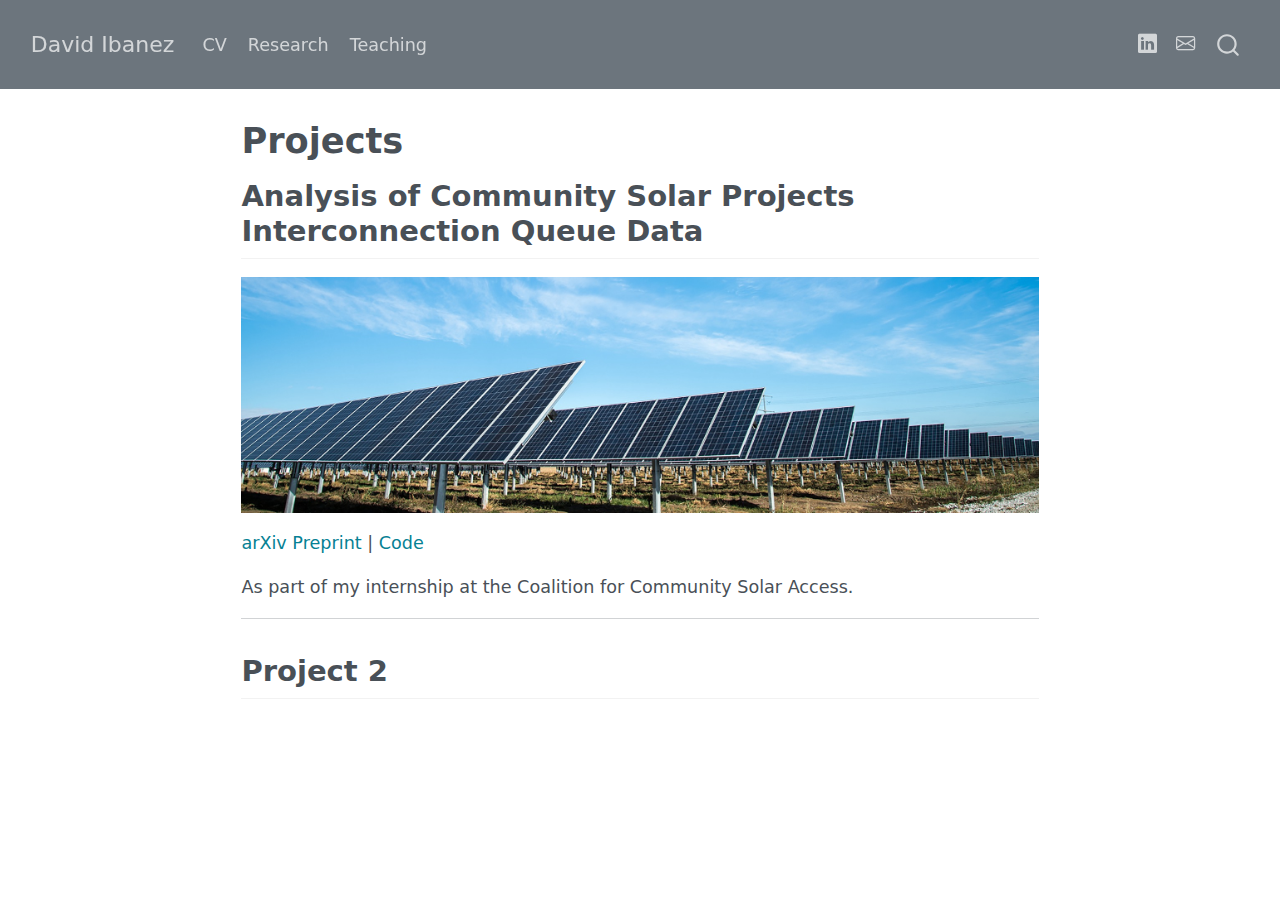
<file: docs/projects/index.html>
<!DOCTYPE html>
<html xmlns="http://www.w3.org/1999/xhtml" lang="en" xml:lang="en"><head>

<meta charset="utf-8">
<meta name="generator" content="quarto-1.3.353">

<meta name="viewport" content="width=device-width, initial-scale=1.0, user-scalable=yes">


<title>David Ibanez - Projects</title>
<style>
code{white-space: pre-wrap;}
span.smallcaps{font-variant: small-caps;}
div.columns{display: flex; gap: min(4vw, 1.5em);}
div.column{flex: auto; overflow-x: auto;}
div.hanging-indent{margin-left: 1.5em; text-indent: -1.5em;}
ul.task-list{list-style: none;}
ul.task-list li input[type="checkbox"] {
  width: 0.8em;
  margin: 0 0.8em 0.2em -1em; /* quarto-specific, see https://github.com/quarto-dev/quarto-cli/issues/4556 */ 
  vertical-align: middle;
}
</style>


<script src="../site_libs/quarto-nav/quarto-nav.js"></script>
<script src="../site_libs/clipboard/clipboard.min.js"></script>
<script src="../site_libs/quarto-search/autocomplete.umd.js"></script>
<script src="../site_libs/quarto-search/fuse.min.js"></script>
<script src="../site_libs/quarto-search/quarto-search.js"></script>
<meta name="quarto:offset" content="../">
<link href="../img/light.jpg" rel="icon" type="image/jpeg">
<script src="../site_libs/quarto-html/quarto.js"></script>
<script src="../site_libs/quarto-html/popper.min.js"></script>
<script src="../site_libs/quarto-html/tippy.umd.min.js"></script>
<script src="../site_libs/quarto-html/anchor.min.js"></script>
<link href="../site_libs/quarto-html/tippy.css" rel="stylesheet">
<link href="../site_libs/quarto-html/quarto-syntax-highlighting.css" rel="stylesheet" id="quarto-text-highlighting-styles">
<script src="../site_libs/bootstrap/bootstrap.min.js"></script>
<link href="../site_libs/bootstrap/bootstrap-icons.css" rel="stylesheet">
<link href="../site_libs/bootstrap/bootstrap.min.css" rel="stylesheet" id="quarto-bootstrap" data-mode="light">
<script id="quarto-search-options" type="application/json">{
  "location": "navbar",
  "copy-button": false,
  "collapse-after": 3,
  "panel-placement": "end",
  "type": "overlay",
  "limit": 20,
  "language": {
    "search-no-results-text": "No results",
    "search-matching-documents-text": "matching documents",
    "search-copy-link-title": "Copy link to search",
    "search-hide-matches-text": "Hide additional matches",
    "search-more-match-text": "more match in this document",
    "search-more-matches-text": "more matches in this document",
    "search-clear-button-title": "Clear",
    "search-detached-cancel-button-title": "Cancel",
    "search-submit-button-title": "Submit"
  }
}</script>


</head>

<body class="nav-fixed fullcontent">

<div id="quarto-search-results"></div>
  <header id="quarto-header" class="headroom fixed-top">
    <nav class="navbar navbar-expand-lg navbar-dark ">
      <div class="navbar-container container-fluid">
      <div class="navbar-brand-container">
    <a class="navbar-brand" href="../index.html">
    <span class="navbar-title">David Ibanez</span>
    </a>
  </div>
            <div id="quarto-search" class="" title="Search"></div>
          <button class="navbar-toggler" type="button" data-bs-toggle="collapse" data-bs-target="#navbarCollapse" aria-controls="navbarCollapse" aria-expanded="false" aria-label="Toggle navigation" onclick="if (window.quartoToggleHeadroom) { window.quartoToggleHeadroom(); }">
  <span class="navbar-toggler-icon"></span>
</button>
          <div class="collapse navbar-collapse" id="navbarCollapse">
            <ul class="navbar-nav navbar-nav-scroll me-auto">
  <li class="nav-item">
    <a class="nav-link" href="../cv/index.html" rel="" target="">
 <span class="menu-text">CV</span></a>
  </li>  
  <li class="nav-item">
    <a class="nav-link" href="../photography/index.html" rel="" target="">
 <span class="menu-text">Research</span></a>
  </li>  
  <li class="nav-item">
    <a class="nav-link" href="../teaching/index.html" rel="" target="">
 <span class="menu-text">Teaching</span></a>
  </li>  
</ul>
            <ul class="navbar-nav navbar-nav-scroll ms-auto">
  <li class="nav-item compact">
    <a class="nav-link" href="http://linkedin.com/in/david-ibanez-profile" rel="" target=""><i class="bi bi-linkedin" role="img">
</i> 
 <span class="menu-text"></span></a>
  </li>  
  <li class="nav-item compact">
    <a class="nav-link" href="mailto:david.ibanez@rutgers.edu" rel="" target=""><i class="bi bi-envelope" role="img" aria-label="email">
</i> 
 <span class="menu-text"></span></a>
  </li>  
</ul>
            <div class="quarto-navbar-tools">
</div>
          </div> <!-- /navcollapse -->
      </div> <!-- /container-fluid -->
    </nav>
</header>
<!-- content -->
<div id="quarto-content" class="quarto-container page-columns page-rows-contents page-layout-article page-navbar">
<!-- sidebar -->
<!-- margin-sidebar -->
    
<!-- main -->
<main class="content" id="quarto-document-content">

<header id="title-block-header" class="quarto-title-block default">
<div class="quarto-title">
<h1 class="title">Projects</h1>
</div>



<div class="quarto-title-meta">

    
  
    
  </div>
  

</header>

<section id="analysis-of-community-solar-projects-interconnection-queue-data" class="level2">
<h2 class="anchored" data-anchor-id="analysis-of-community-solar-projects-interconnection-queue-data">Analysis of Community Solar Projects Interconnection Queue Data</h2>
<p><img src="solar-banner.jpeg" style="height: 100%; width: 100%; object-fit: contain" onclick="window.open('https://arxiv.org/abs/2210.07278', 'blank');"></p>
<p><a href="https://arxiv.org/abs/2210.07278" target="_blank">arXiv Preprint</a> | <a href="https://github.com/marvinschmitt/MetaUncertaintyPaper" target="_blank">Code</a><br></p>
<p>As part of my internship at the Coalition for Community Solar Access.</p>
<hr>
</section>
<section id="project-2" class="level2">
<h2 class="anchored" data-anchor-id="project-2">Project 2</h2>


</section>

</main> <!-- /main -->
<script id="quarto-html-after-body" type="application/javascript">
window.document.addEventListener("DOMContentLoaded", function (event) {
  const toggleBodyColorMode = (bsSheetEl) => {
    const mode = bsSheetEl.getAttribute("data-mode");
    const bodyEl = window.document.querySelector("body");
    if (mode === "dark") {
      bodyEl.classList.add("quarto-dark");
      bodyEl.classList.remove("quarto-light");
    } else {
      bodyEl.classList.add("quarto-light");
      bodyEl.classList.remove("quarto-dark");
    }
  }
  const toggleBodyColorPrimary = () => {
    const bsSheetEl = window.document.querySelector("link#quarto-bootstrap");
    if (bsSheetEl) {
      toggleBodyColorMode(bsSheetEl);
    }
  }
  toggleBodyColorPrimary();  
  const icon = "";
  const anchorJS = new window.AnchorJS();
  anchorJS.options = {
    placement: 'right',
    icon: icon
  };
  anchorJS.add('.anchored');
  const isCodeAnnotation = (el) => {
    for (const clz of el.classList) {
      if (clz.startsWith('code-annotation-')) {                     
        return true;
      }
    }
    return false;
  }
  const clipboard = new window.ClipboardJS('.code-copy-button', {
    text: function(trigger) {
      const codeEl = trigger.previousElementSibling.cloneNode(true);
      for (const childEl of codeEl.children) {
        if (isCodeAnnotation(childEl)) {
          childEl.remove();
        }
      }
      return codeEl.innerText;
    }
  });
  clipboard.on('success', function(e) {
    // button target
    const button = e.trigger;
    // don't keep focus
    button.blur();
    // flash "checked"
    button.classList.add('code-copy-button-checked');
    var currentTitle = button.getAttribute("title");
    button.setAttribute("title", "Copied!");
    let tooltip;
    if (window.bootstrap) {
      button.setAttribute("data-bs-toggle", "tooltip");
      button.setAttribute("data-bs-placement", "left");
      button.setAttribute("data-bs-title", "Copied!");
      tooltip = new bootstrap.Tooltip(button, 
        { trigger: "manual", 
          customClass: "code-copy-button-tooltip",
          offset: [0, -8]});
      tooltip.show();    
    }
    setTimeout(function() {
      if (tooltip) {
        tooltip.hide();
        button.removeAttribute("data-bs-title");
        button.removeAttribute("data-bs-toggle");
        button.removeAttribute("data-bs-placement");
      }
      button.setAttribute("title", currentTitle);
      button.classList.remove('code-copy-button-checked');
    }, 1000);
    // clear code selection
    e.clearSelection();
  });
  function tippyHover(el, contentFn) {
    const config = {
      allowHTML: true,
      content: contentFn,
      maxWidth: 500,
      delay: 100,
      arrow: false,
      appendTo: function(el) {
          return el.parentElement;
      },
      interactive: true,
      interactiveBorder: 10,
      theme: 'quarto',
      placement: 'bottom-start'
    };
    window.tippy(el, config); 
  }
  const noterefs = window.document.querySelectorAll('a[role="doc-noteref"]');
  for (var i=0; i<noterefs.length; i++) {
    const ref = noterefs[i];
    tippyHover(ref, function() {
      // use id or data attribute instead here
      let href = ref.getAttribute('data-footnote-href') || ref.getAttribute('href');
      try { href = new URL(href).hash; } catch {}
      const id = href.replace(/^#\/?/, "");
      const note = window.document.getElementById(id);
      return note.innerHTML;
    });
  }
      let selectedAnnoteEl;
      const selectorForAnnotation = ( cell, annotation) => {
        let cellAttr = 'data-code-cell="' + cell + '"';
        let lineAttr = 'data-code-annotation="' +  annotation + '"';
        const selector = 'span[' + cellAttr + '][' + lineAttr + ']';
        return selector;
      }
      const selectCodeLines = (annoteEl) => {
        const doc = window.document;
        const targetCell = annoteEl.getAttribute("data-target-cell");
        const targetAnnotation = annoteEl.getAttribute("data-target-annotation");
        const annoteSpan = window.document.querySelector(selectorForAnnotation(targetCell, targetAnnotation));
        const lines = annoteSpan.getAttribute("data-code-lines").split(",");
        const lineIds = lines.map((line) => {
          return targetCell + "-" + line;
        })
        let top = null;
        let height = null;
        let parent = null;
        if (lineIds.length > 0) {
            //compute the position of the single el (top and bottom and make a div)
            const el = window.document.getElementById(lineIds[0]);
            top = el.offsetTop;
            height = el.offsetHeight;
            parent = el.parentElement.parentElement;
          if (lineIds.length > 1) {
            const lastEl = window.document.getElementById(lineIds[lineIds.length - 1]);
            const bottom = lastEl.offsetTop + lastEl.offsetHeight;
            height = bottom - top;
          }
          if (top !== null && height !== null && parent !== null) {
            // cook up a div (if necessary) and position it 
            let div = window.document.getElementById("code-annotation-line-highlight");
            if (div === null) {
              div = window.document.createElement("div");
              div.setAttribute("id", "code-annotation-line-highlight");
              div.style.position = 'absolute';
              parent.appendChild(div);
            }
            div.style.top = top - 2 + "px";
            div.style.height = height + 4 + "px";
            let gutterDiv = window.document.getElementById("code-annotation-line-highlight-gutter");
            if (gutterDiv === null) {
              gutterDiv = window.document.createElement("div");
              gutterDiv.setAttribute("id", "code-annotation-line-highlight-gutter");
              gutterDiv.style.position = 'absolute';
              const codeCell = window.document.getElementById(targetCell);
              const gutter = codeCell.querySelector('.code-annotation-gutter');
              gutter.appendChild(gutterDiv);
            }
            gutterDiv.style.top = top - 2 + "px";
            gutterDiv.style.height = height + 4 + "px";
          }
          selectedAnnoteEl = annoteEl;
        }
      };
      const unselectCodeLines = () => {
        const elementsIds = ["code-annotation-line-highlight", "code-annotation-line-highlight-gutter"];
        elementsIds.forEach((elId) => {
          const div = window.document.getElementById(elId);
          if (div) {
            div.remove();
          }
        });
        selectedAnnoteEl = undefined;
      };
      // Attach click handler to the DT
      const annoteDls = window.document.querySelectorAll('dt[data-target-cell]');
      for (const annoteDlNode of annoteDls) {
        annoteDlNode.addEventListener('click', (event) => {
          const clickedEl = event.target;
          if (clickedEl !== selectedAnnoteEl) {
            unselectCodeLines();
            const activeEl = window.document.querySelector('dt[data-target-cell].code-annotation-active');
            if (activeEl) {
              activeEl.classList.remove('code-annotation-active');
            }
            selectCodeLines(clickedEl);
            clickedEl.classList.add('code-annotation-active');
          } else {
            // Unselect the line
            unselectCodeLines();
            clickedEl.classList.remove('code-annotation-active');
          }
        });
      }
  const findCites = (el) => {
    const parentEl = el.parentElement;
    if (parentEl) {
      const cites = parentEl.dataset.cites;
      if (cites) {
        return {
          el,
          cites: cites.split(' ')
        };
      } else {
        return findCites(el.parentElement)
      }
    } else {
      return undefined;
    }
  };
  var bibliorefs = window.document.querySelectorAll('a[role="doc-biblioref"]');
  for (var i=0; i<bibliorefs.length; i++) {
    const ref = bibliorefs[i];
    const citeInfo = findCites(ref);
    if (citeInfo) {
      tippyHover(citeInfo.el, function() {
        var popup = window.document.createElement('div');
        citeInfo.cites.forEach(function(cite) {
          var citeDiv = window.document.createElement('div');
          citeDiv.classList.add('hanging-indent');
          citeDiv.classList.add('csl-entry');
          var biblioDiv = window.document.getElementById('ref-' + cite);
          if (biblioDiv) {
            citeDiv.innerHTML = biblioDiv.innerHTML;
          }
          popup.appendChild(citeDiv);
        });
        return popup.innerHTML;
      });
    }
  }
});
</script>
</div> <!-- /content -->



</body></html>
</file>
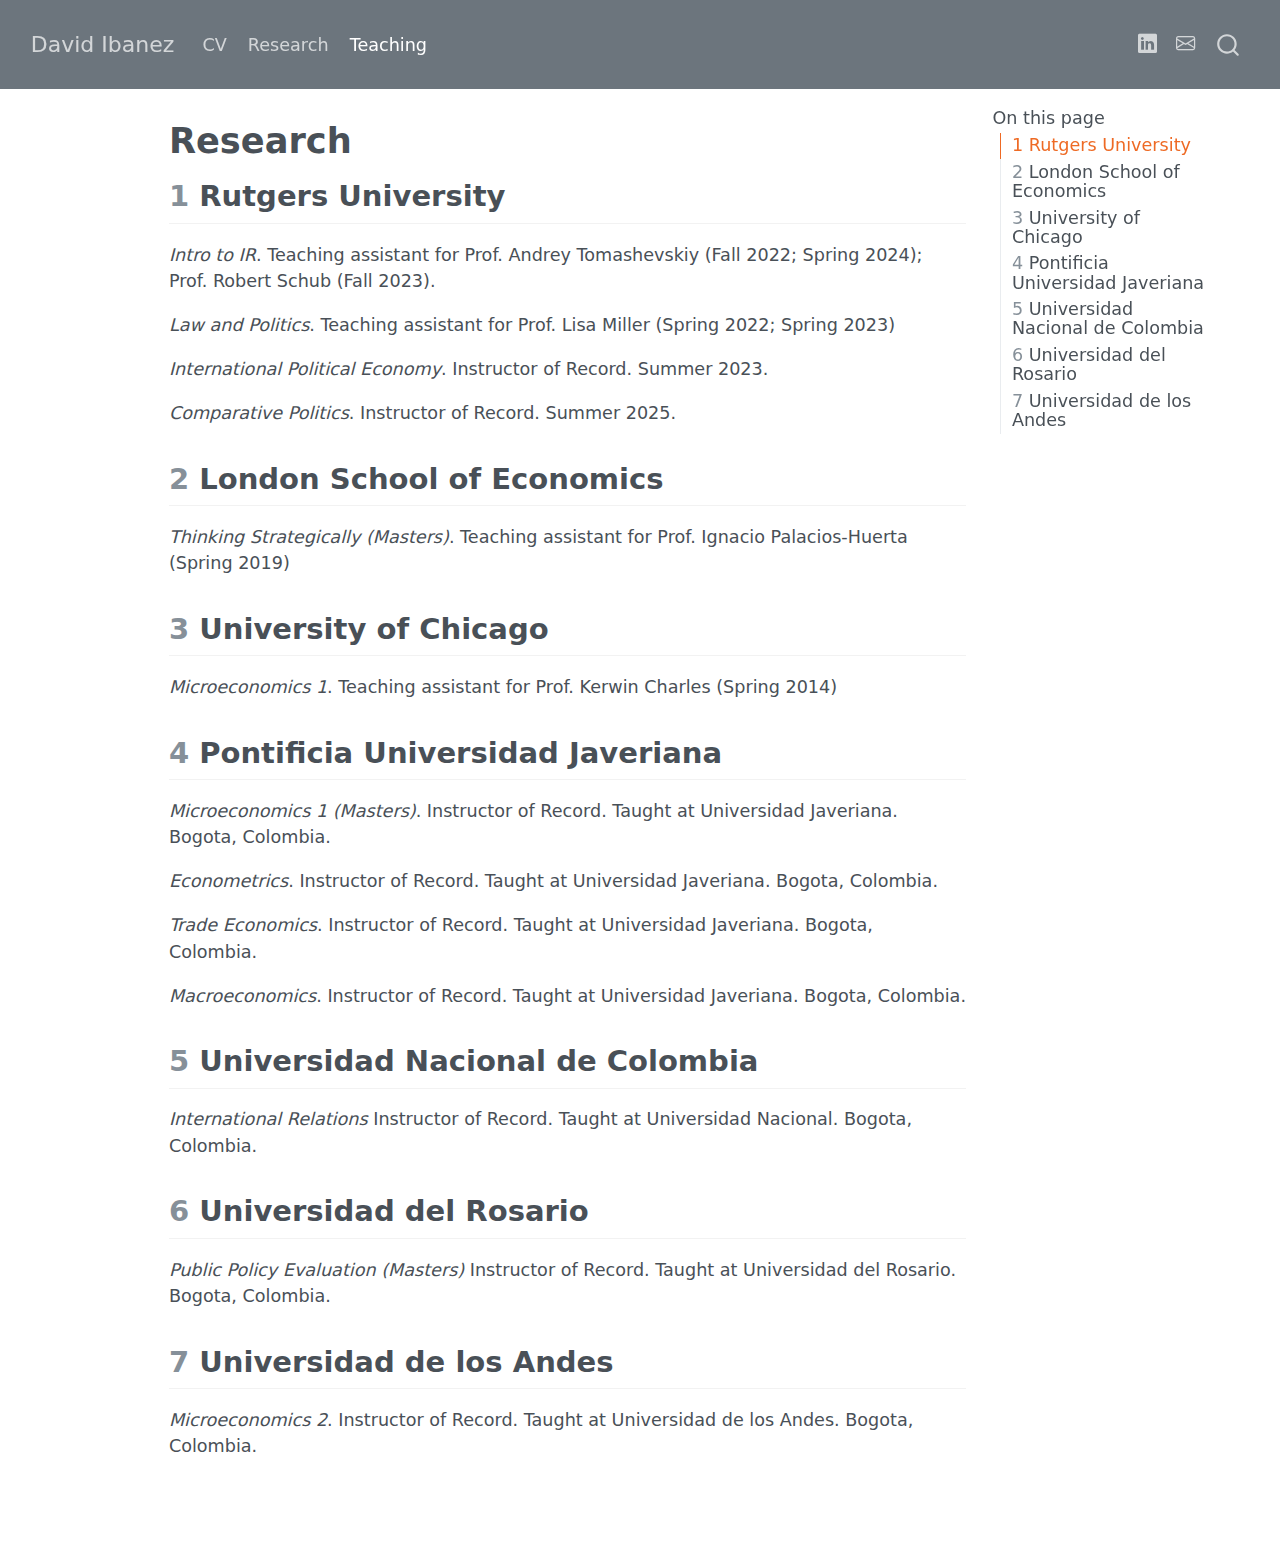
<file: docs/teaching/index.html>
<!DOCTYPE html>
<html xmlns="http://www.w3.org/1999/xhtml" lang="en" xml:lang="en"><head>

<meta charset="utf-8">
<meta name="generator" content="quarto-1.3.353">

<meta name="viewport" content="width=device-width, initial-scale=1.0, user-scalable=yes">


<title>David Ibanez - Research</title>
<style>
code{white-space: pre-wrap;}
span.smallcaps{font-variant: small-caps;}
div.columns{display: flex; gap: min(4vw, 1.5em);}
div.column{flex: auto; overflow-x: auto;}
div.hanging-indent{margin-left: 1.5em; text-indent: -1.5em;}
ul.task-list{list-style: none;}
ul.task-list li input[type="checkbox"] {
  width: 0.8em;
  margin: 0 0.8em 0.2em -1em; /* quarto-specific, see https://github.com/quarto-dev/quarto-cli/issues/4556 */ 
  vertical-align: middle;
}
</style>


<script src="../site_libs/quarto-nav/quarto-nav.js"></script>
<script src="../site_libs/clipboard/clipboard.min.js"></script>
<script src="../site_libs/quarto-search/autocomplete.umd.js"></script>
<script src="../site_libs/quarto-search/fuse.min.js"></script>
<script src="../site_libs/quarto-search/quarto-search.js"></script>
<meta name="quarto:offset" content="../">
<link href="../img/light.jpg" rel="icon" type="image/jpeg">
<script src="../site_libs/quarto-html/quarto.js"></script>
<script src="../site_libs/quarto-html/popper.min.js"></script>
<script src="../site_libs/quarto-html/tippy.umd.min.js"></script>
<script src="../site_libs/quarto-html/anchor.min.js"></script>
<link href="../site_libs/quarto-html/tippy.css" rel="stylesheet">
<link href="../site_libs/quarto-html/quarto-syntax-highlighting.css" rel="stylesheet" id="quarto-text-highlighting-styles">
<script src="../site_libs/bootstrap/bootstrap.min.js"></script>
<link href="../site_libs/bootstrap/bootstrap-icons.css" rel="stylesheet">
<link href="../site_libs/bootstrap/bootstrap.min.css" rel="stylesheet" id="quarto-bootstrap" data-mode="light">
<script id="quarto-search-options" type="application/json">{
  "location": "navbar",
  "copy-button": false,
  "collapse-after": 3,
  "panel-placement": "end",
  "type": "overlay",
  "limit": 20,
  "language": {
    "search-no-results-text": "No results",
    "search-matching-documents-text": "matching documents",
    "search-copy-link-title": "Copy link to search",
    "search-hide-matches-text": "Hide additional matches",
    "search-more-match-text": "more match in this document",
    "search-more-matches-text": "more matches in this document",
    "search-clear-button-title": "Clear",
    "search-detached-cancel-button-title": "Cancel",
    "search-submit-button-title": "Submit"
  }
}</script>


</head>

<body class="nav-fixed">

<div id="quarto-search-results"></div>
  <header id="quarto-header" class="headroom fixed-top">
    <nav class="navbar navbar-expand-lg navbar-dark ">
      <div class="navbar-container container-fluid">
      <div class="navbar-brand-container">
    <a class="navbar-brand" href="../index.html">
    <span class="navbar-title">David Ibanez</span>
    </a>
  </div>
            <div id="quarto-search" class="" title="Search"></div>
          <button class="navbar-toggler" type="button" data-bs-toggle="collapse" data-bs-target="#navbarCollapse" aria-controls="navbarCollapse" aria-expanded="false" aria-label="Toggle navigation" onclick="if (window.quartoToggleHeadroom) { window.quartoToggleHeadroom(); }">
  <span class="navbar-toggler-icon"></span>
</button>
          <div class="collapse navbar-collapse" id="navbarCollapse">
            <ul class="navbar-nav navbar-nav-scroll me-auto">
  <li class="nav-item">
    <a class="nav-link" href="../cv/index.html" rel="" target="">
 <span class="menu-text">CV</span></a>
  </li>  
  <li class="nav-item">
    <a class="nav-link" href="../photography/index.html" rel="" target="">
 <span class="menu-text">Research</span></a>
  </li>  
  <li class="nav-item">
    <a class="nav-link active" href="../teaching/index.html" rel="" target="" aria-current="page">
 <span class="menu-text">Teaching</span></a>
  </li>  
</ul>
            <ul class="navbar-nav navbar-nav-scroll ms-auto">
  <li class="nav-item compact">
    <a class="nav-link" href="http://linkedin.com/in/david-ibanez-profile" rel="" target=""><i class="bi bi-linkedin" role="img">
</i> 
 <span class="menu-text"></span></a>
  </li>  
  <li class="nav-item compact">
    <a class="nav-link" href="mailto:david.ibanez@rutgers.edu" rel="" target=""><i class="bi bi-envelope" role="img" aria-label="email">
</i> 
 <span class="menu-text"></span></a>
  </li>  
</ul>
            <div class="quarto-navbar-tools">
</div>
          </div> <!-- /navcollapse -->
      </div> <!-- /container-fluid -->
    </nav>
</header>
<!-- content -->
<div id="quarto-content" class="quarto-container page-columns page-rows-contents page-layout-article page-navbar">
<!-- sidebar -->
<!-- margin-sidebar -->
    <div id="quarto-margin-sidebar" class="sidebar margin-sidebar">
        <nav id="TOC" role="doc-toc" class="toc-active">
    <h2 id="toc-title">On this page</h2>
   
  <ul>
  <li><a href="#rutgers-university" id="toc-rutgers-university" class="nav-link active" data-scroll-target="#rutgers-university"><span class="header-section-number">1</span> Rutgers University</a></li>
  <li><a href="#london-school-of-economics" id="toc-london-school-of-economics" class="nav-link" data-scroll-target="#london-school-of-economics"><span class="header-section-number">2</span> London School of Economics</a></li>
  <li><a href="#university-of-chicago" id="toc-university-of-chicago" class="nav-link" data-scroll-target="#university-of-chicago"><span class="header-section-number">3</span> University of Chicago</a></li>
  <li><a href="#pontificia-universidad-javeriana" id="toc-pontificia-universidad-javeriana" class="nav-link" data-scroll-target="#pontificia-universidad-javeriana"><span class="header-section-number">4</span> Pontificia Universidad Javeriana</a></li>
  <li><a href="#universidad-nacional-de-colombia" id="toc-universidad-nacional-de-colombia" class="nav-link" data-scroll-target="#universidad-nacional-de-colombia"><span class="header-section-number">5</span> Universidad Nacional de Colombia</a></li>
  <li><a href="#universidad-del-rosario" id="toc-universidad-del-rosario" class="nav-link" data-scroll-target="#universidad-del-rosario"><span class="header-section-number">6</span> Universidad del Rosario</a></li>
  <li><a href="#universidad-de-los-andes" id="toc-universidad-de-los-andes" class="nav-link" data-scroll-target="#universidad-de-los-andes"><span class="header-section-number">7</span> Universidad de los Andes</a></li>
  </ul>
</nav>
    </div>
<!-- main -->
<main class="content" id="quarto-document-content">

<header id="title-block-header" class="quarto-title-block default">
<div class="quarto-title">
<h1 class="title">Research</h1>
</div>



<div class="quarto-title-meta">

    
  
    
  </div>
  

</header>

<section id="rutgers-university" class="level2" data-number="1">
<h2 data-number="1" class="anchored" data-anchor-id="rutgers-university"><span class="header-section-number">1</span> Rutgers University</h2>
<p><em>Intro to IR</em>. Teaching assistant for Prof.&nbsp;Andrey Tomashevskiy (Fall 2022; Spring 2024); Prof.&nbsp;Robert Schub (Fall 2023).</p>
<p><em>Law and Politics</em>. Teaching assistant for Prof.&nbsp;Lisa Miller (Spring 2022; Spring 2023)</p>
<p><em>International Political Economy</em>. Instructor of Record. Summer 2023.</p>
<p><em>Comparative Politics</em>. Instructor of Record. Summer 2025.</p>
</section>
<section id="london-school-of-economics" class="level2" data-number="2">
<h2 data-number="2" class="anchored" data-anchor-id="london-school-of-economics"><span class="header-section-number">2</span> London School of Economics</h2>
<p><em>Thinking Strategically (Masters)</em>. Teaching assistant for Prof.&nbsp;Ignacio Palacios-Huerta (Spring 2019)</p>
</section>
<section id="university-of-chicago" class="level2" data-number="3">
<h2 data-number="3" class="anchored" data-anchor-id="university-of-chicago"><span class="header-section-number">3</span> University of Chicago</h2>
<p><em>Microeconomics 1</em>. Teaching assistant for Prof.&nbsp;Kerwin Charles (Spring 2014)</p>
</section>
<section id="pontificia-universidad-javeriana" class="level2" data-number="4">
<h2 data-number="4" class="anchored" data-anchor-id="pontificia-universidad-javeriana"><span class="header-section-number">4</span> Pontificia Universidad Javeriana</h2>
<p><em>Microeconomics 1 (Masters)</em>. Instructor of Record. Taught at Universidad Javeriana. Bogota, Colombia.</p>
<p><em>Econometrics</em>. Instructor of Record. Taught at Universidad Javeriana. Bogota, Colombia.</p>
<p><em>Trade Economics</em>. Instructor of Record. Taught at Universidad Javeriana. Bogota, Colombia.</p>
<p><em>Macroeconomics</em>. Instructor of Record. Taught at Universidad Javeriana. Bogota, Colombia.</p>
</section>
<section id="universidad-nacional-de-colombia" class="level2" data-number="5">
<h2 data-number="5" class="anchored" data-anchor-id="universidad-nacional-de-colombia"><span class="header-section-number">5</span> Universidad Nacional de Colombia</h2>
<p><em>International Relations</em> Instructor of Record. Taught at Universidad Nacional. Bogota, Colombia.</p>
</section>
<section id="universidad-del-rosario" class="level2" data-number="6">
<h2 data-number="6" class="anchored" data-anchor-id="universidad-del-rosario"><span class="header-section-number">6</span> Universidad del Rosario</h2>
<p><em>Public Policy Evaluation (Masters)</em> Instructor of Record. Taught at Universidad del Rosario. Bogota, Colombia.</p>
</section>
<section id="universidad-de-los-andes" class="level2" data-number="7">
<h2 data-number="7" class="anchored" data-anchor-id="universidad-de-los-andes"><span class="header-section-number">7</span> Universidad de los Andes</h2>
<p><em>Microeconomics 2</em>. Instructor of Record. Taught at Universidad de los Andes. Bogota, Colombia.</p>


</section>

</main> <!-- /main -->
<script id="quarto-html-after-body" type="application/javascript">
window.document.addEventListener("DOMContentLoaded", function (event) {
  const toggleBodyColorMode = (bsSheetEl) => {
    const mode = bsSheetEl.getAttribute("data-mode");
    const bodyEl = window.document.querySelector("body");
    if (mode === "dark") {
      bodyEl.classList.add("quarto-dark");
      bodyEl.classList.remove("quarto-light");
    } else {
      bodyEl.classList.add("quarto-light");
      bodyEl.classList.remove("quarto-dark");
    }
  }
  const toggleBodyColorPrimary = () => {
    const bsSheetEl = window.document.querySelector("link#quarto-bootstrap");
    if (bsSheetEl) {
      toggleBodyColorMode(bsSheetEl);
    }
  }
  toggleBodyColorPrimary();  
  const icon = "";
  const anchorJS = new window.AnchorJS();
  anchorJS.options = {
    placement: 'right',
    icon: icon
  };
  anchorJS.add('.anchored');
  const isCodeAnnotation = (el) => {
    for (const clz of el.classList) {
      if (clz.startsWith('code-annotation-')) {                     
        return true;
      }
    }
    return false;
  }
  const clipboard = new window.ClipboardJS('.code-copy-button', {
    text: function(trigger) {
      const codeEl = trigger.previousElementSibling.cloneNode(true);
      for (const childEl of codeEl.children) {
        if (isCodeAnnotation(childEl)) {
          childEl.remove();
        }
      }
      return codeEl.innerText;
    }
  });
  clipboard.on('success', function(e) {
    // button target
    const button = e.trigger;
    // don't keep focus
    button.blur();
    // flash "checked"
    button.classList.add('code-copy-button-checked');
    var currentTitle = button.getAttribute("title");
    button.setAttribute("title", "Copied!");
    let tooltip;
    if (window.bootstrap) {
      button.setAttribute("data-bs-toggle", "tooltip");
      button.setAttribute("data-bs-placement", "left");
      button.setAttribute("data-bs-title", "Copied!");
      tooltip = new bootstrap.Tooltip(button, 
        { trigger: "manual", 
          customClass: "code-copy-button-tooltip",
          offset: [0, -8]});
      tooltip.show();    
    }
    setTimeout(function() {
      if (tooltip) {
        tooltip.hide();
        button.removeAttribute("data-bs-title");
        button.removeAttribute("data-bs-toggle");
        button.removeAttribute("data-bs-placement");
      }
      button.setAttribute("title", currentTitle);
      button.classList.remove('code-copy-button-checked');
    }, 1000);
    // clear code selection
    e.clearSelection();
  });
  function tippyHover(el, contentFn) {
    const config = {
      allowHTML: true,
      content: contentFn,
      maxWidth: 500,
      delay: 100,
      arrow: false,
      appendTo: function(el) {
          return el.parentElement;
      },
      interactive: true,
      interactiveBorder: 10,
      theme: 'quarto',
      placement: 'bottom-start'
    };
    window.tippy(el, config); 
  }
  const noterefs = window.document.querySelectorAll('a[role="doc-noteref"]');
  for (var i=0; i<noterefs.length; i++) {
    const ref = noterefs[i];
    tippyHover(ref, function() {
      // use id or data attribute instead here
      let href = ref.getAttribute('data-footnote-href') || ref.getAttribute('href');
      try { href = new URL(href).hash; } catch {}
      const id = href.replace(/^#\/?/, "");
      const note = window.document.getElementById(id);
      return note.innerHTML;
    });
  }
      let selectedAnnoteEl;
      const selectorForAnnotation = ( cell, annotation) => {
        let cellAttr = 'data-code-cell="' + cell + '"';
        let lineAttr = 'data-code-annotation="' +  annotation + '"';
        const selector = 'span[' + cellAttr + '][' + lineAttr + ']';
        return selector;
      }
      const selectCodeLines = (annoteEl) => {
        const doc = window.document;
        const targetCell = annoteEl.getAttribute("data-target-cell");
        const targetAnnotation = annoteEl.getAttribute("data-target-annotation");
        const annoteSpan = window.document.querySelector(selectorForAnnotation(targetCell, targetAnnotation));
        const lines = annoteSpan.getAttribute("data-code-lines").split(",");
        const lineIds = lines.map((line) => {
          return targetCell + "-" + line;
        })
        let top = null;
        let height = null;
        let parent = null;
        if (lineIds.length > 0) {
            //compute the position of the single el (top and bottom and make a div)
            const el = window.document.getElementById(lineIds[0]);
            top = el.offsetTop;
            height = el.offsetHeight;
            parent = el.parentElement.parentElement;
          if (lineIds.length > 1) {
            const lastEl = window.document.getElementById(lineIds[lineIds.length - 1]);
            const bottom = lastEl.offsetTop + lastEl.offsetHeight;
            height = bottom - top;
          }
          if (top !== null && height !== null && parent !== null) {
            // cook up a div (if necessary) and position it 
            let div = window.document.getElementById("code-annotation-line-highlight");
            if (div === null) {
              div = window.document.createElement("div");
              div.setAttribute("id", "code-annotation-line-highlight");
              div.style.position = 'absolute';
              parent.appendChild(div);
            }
            div.style.top = top - 2 + "px";
            div.style.height = height + 4 + "px";
            let gutterDiv = window.document.getElementById("code-annotation-line-highlight-gutter");
            if (gutterDiv === null) {
              gutterDiv = window.document.createElement("div");
              gutterDiv.setAttribute("id", "code-annotation-line-highlight-gutter");
              gutterDiv.style.position = 'absolute';
              const codeCell = window.document.getElementById(targetCell);
              const gutter = codeCell.querySelector('.code-annotation-gutter');
              gutter.appendChild(gutterDiv);
            }
            gutterDiv.style.top = top - 2 + "px";
            gutterDiv.style.height = height + 4 + "px";
          }
          selectedAnnoteEl = annoteEl;
        }
      };
      const unselectCodeLines = () => {
        const elementsIds = ["code-annotation-line-highlight", "code-annotation-line-highlight-gutter"];
        elementsIds.forEach((elId) => {
          const div = window.document.getElementById(elId);
          if (div) {
            div.remove();
          }
        });
        selectedAnnoteEl = undefined;
      };
      // Attach click handler to the DT
      const annoteDls = window.document.querySelectorAll('dt[data-target-cell]');
      for (const annoteDlNode of annoteDls) {
        annoteDlNode.addEventListener('click', (event) => {
          const clickedEl = event.target;
          if (clickedEl !== selectedAnnoteEl) {
            unselectCodeLines();
            const activeEl = window.document.querySelector('dt[data-target-cell].code-annotation-active');
            if (activeEl) {
              activeEl.classList.remove('code-annotation-active');
            }
            selectCodeLines(clickedEl);
            clickedEl.classList.add('code-annotation-active');
          } else {
            // Unselect the line
            unselectCodeLines();
            clickedEl.classList.remove('code-annotation-active');
          }
        });
      }
  const findCites = (el) => {
    const parentEl = el.parentElement;
    if (parentEl) {
      const cites = parentEl.dataset.cites;
      if (cites) {
        return {
          el,
          cites: cites.split(' ')
        };
      } else {
        return findCites(el.parentElement)
      }
    } else {
      return undefined;
    }
  };
  var bibliorefs = window.document.querySelectorAll('a[role="doc-biblioref"]');
  for (var i=0; i<bibliorefs.length; i++) {
    const ref = bibliorefs[i];
    const citeInfo = findCites(ref);
    if (citeInfo) {
      tippyHover(citeInfo.el, function() {
        var popup = window.document.createElement('div');
        citeInfo.cites.forEach(function(cite) {
          var citeDiv = window.document.createElement('div');
          citeDiv.classList.add('hanging-indent');
          citeDiv.classList.add('csl-entry');
          var biblioDiv = window.document.getElementById('ref-' + cite);
          if (biblioDiv) {
            citeDiv.innerHTML = biblioDiv.innerHTML;
          }
          popup.appendChild(citeDiv);
        });
        return popup.innerHTML;
      });
    }
  }
});
</script>
</div> <!-- /content -->



</body></html>
</file>
<file: docs/site_libs/quarto-html/tippy.css>
.tippy-box[data-animation=fade][data-state=hidden]{opacity:0}[data-tippy-root]{max-width:calc(100vw - 10px)}.tippy-box{position:relative;background-color:#333;color:#fff;border-radius:4px;font-size:14px;line-height:1.4;white-space:normal;outline:0;transition-property:transform,visibility,opacity}.tippy-box[data-placement^=top]>.tippy-arrow{bottom:0}.tippy-box[data-placement^=top]>.tippy-arrow:before{bottom:-7px;left:0;border-width:8px 8px 0;border-top-color:initial;transform-origin:center top}.tippy-box[data-placement^=bottom]>.tippy-arrow{top:0}.tippy-box[data-placement^=bottom]>.tippy-arrow:before{top:-7px;left:0;border-width:0 8px 8px;border-bottom-color:initial;transform-origin:center bottom}.tippy-box[data-placement^=left]>.tippy-arrow{right:0}.tippy-box[data-placement^=left]>.tippy-arrow:before{border-width:8px 0 8px 8px;border-left-color:initial;right:-7px;transform-origin:center left}.tippy-box[data-placement^=right]>.tippy-arrow{left:0}.tippy-box[data-placement^=right]>.tippy-arrow:before{left:-7px;border-width:8px 8px 8px 0;border-right-color:initial;transform-origin:center right}.tippy-box[data-inertia][data-state=visible]{transition-timing-function:cubic-bezier(.54,1.5,.38,1.11)}.tippy-arrow{width:16px;height:16px;color:#333}.tippy-arrow:before{content:"";position:absolute;border-color:transparent;border-style:solid}.tippy-content{position:relative;padding:5px 9px;z-index:1}
</file>
<file: docs/site_libs/quarto-html/quarto-syntax-highlighting-2f5df379a58b258e96c21c0638c20c03.css>
/* quarto syntax highlight colors */
:root {
  --quarto-hl-ot-color: #003B4F;
  --quarto-hl-at-color: #657422;
  --quarto-hl-ss-color: #20794D;
  --quarto-hl-an-color: #5E5E5E;
  --quarto-hl-fu-color: #4758AB;
  --quarto-hl-st-color: #20794D;
  --quarto-hl-cf-color: #003B4F;
  --quarto-hl-op-color: #5E5E5E;
  --quarto-hl-er-color: #AD0000;
  --quarto-hl-bn-color: #AD0000;
  --quarto-hl-al-color: #AD0000;
  --quarto-hl-va-color: #111111;
  --quarto-hl-bu-color: inherit;
  --quarto-hl-ex-color: inherit;
  --quarto-hl-pp-color: #AD0000;
  --quarto-hl-in-color: #5E5E5E;
  --quarto-hl-vs-color: #20794D;
  --quarto-hl-wa-color: #5E5E5E;
  --quarto-hl-do-color: #5E5E5E;
  --quarto-hl-im-color: #00769E;
  --quarto-hl-ch-color: #20794D;
  --quarto-hl-dt-color: #AD0000;
  --quarto-hl-fl-color: #AD0000;
  --quarto-hl-co-color: #5E5E5E;
  --quarto-hl-cv-color: #5E5E5E;
  --quarto-hl-cn-color: #8f5902;
  --quarto-hl-sc-color: #5E5E5E;
  --quarto-hl-dv-color: #AD0000;
  --quarto-hl-kw-color: #003B4F;
}

/* other quarto variables */
:root {
  --quarto-font-monospace: SFMono-Regular, Menlo, Monaco, Consolas, "Liberation Mono", "Courier New", monospace;
}

pre > code.sourceCode > span {
  color: #003B4F;
}

code span {
  color: #003B4F;
}

code.sourceCode > span {
  color: #003B4F;
}

div.sourceCode,
div.sourceCode pre.sourceCode {
  color: #003B4F;
}

code span.ot {
  color: #003B4F;
  font-style: inherit;
}

code span.at {
  color: #657422;
  font-style: inherit;
}

code span.ss {
  color: #20794D;
  font-style: inherit;
}

code span.an {
  color: #5E5E5E;
  font-style: inherit;
}

code span.fu {
  color: #4758AB;
  font-style: inherit;
}

code span.st {
  color: #20794D;
  font-style: inherit;
}

code span.cf {
  color: #003B4F;
  font-weight: bold;
  font-style: inherit;
}

code span.op {
  color: #5E5E5E;
  font-style: inherit;
}

code span.er {
  color: #AD0000;
  font-style: inherit;
}

code span.bn {
  color: #AD0000;
  font-style: inherit;
}

code span.al {
  color: #AD0000;
  font-style: inherit;
}

code span.va {
  color: #111111;
  font-style: inherit;
}

code span.bu {
  font-style: inherit;
}

code span.ex {
  font-style: inherit;
}

code span.pp {
  color: #AD0000;
  font-style: inherit;
}

code span.in {
  color: #5E5E5E;
  font-style: inherit;
}

code span.vs {
  color: #20794D;
  font-style: inherit;
}

code span.wa {
  color: #5E5E5E;
  font-style: italic;
}

code span.do {
  color: #5E5E5E;
  font-style: italic;
}

code span.im {
  color: #00769E;
  font-style: inherit;
}

code span.ch {
  color: #20794D;
  font-style: inherit;
}

code span.dt {
  color: #AD0000;
  font-style: inherit;
}

code span.fl {
  color: #AD0000;
  font-style: inherit;
}

code span.co {
  color: #5E5E5E;
  font-style: inherit;
}

code span.cv {
  color: #5E5E5E;
  font-style: italic;
}

code span.cn {
  color: #8f5902;
  font-style: inherit;
}

code span.sc {
  color: #5E5E5E;
  font-style: inherit;
}

code span.dv {
  color: #AD0000;
  font-style: inherit;
}

code span.kw {
  color: #003B4F;
  font-weight: bold;
  font-style: inherit;
}

.prevent-inlining {
  content: "</";
}

/*# sourceMappingURL=35eb38a806ee71ea6d2563be2308c832.css.map */
</file>
<file: docs/site_libs/quarto-html/quarto-syntax-highlighting.css>
/* quarto syntax highlight colors */
:root {
  --quarto-hl-ot-color: #003B4F;
  --quarto-hl-at-color: #657422;
  --quarto-hl-ss-color: #20794D;
  --quarto-hl-an-color: #5E5E5E;
  --quarto-hl-fu-color: #4758AB;
  --quarto-hl-st-color: #20794D;
  --quarto-hl-cf-color: #003B4F;
  --quarto-hl-op-color: #5E5E5E;
  --quarto-hl-er-color: #AD0000;
  --quarto-hl-bn-color: #AD0000;
  --quarto-hl-al-color: #AD0000;
  --quarto-hl-va-color: #111111;
  --quarto-hl-bu-color: inherit;
  --quarto-hl-ex-color: inherit;
  --quarto-hl-pp-color: #AD0000;
  --quarto-hl-in-color: #5E5E5E;
  --quarto-hl-vs-color: #20794D;
  --quarto-hl-wa-color: #5E5E5E;
  --quarto-hl-do-color: #5E5E5E;
  --quarto-hl-im-color: #00769E;
  --quarto-hl-ch-color: #20794D;
  --quarto-hl-dt-color: #AD0000;
  --quarto-hl-fl-color: #AD0000;
  --quarto-hl-co-color: #5E5E5E;
  --quarto-hl-cv-color: #5E5E5E;
  --quarto-hl-cn-color: #8f5902;
  --quarto-hl-sc-color: #5E5E5E;
  --quarto-hl-dv-color: #AD0000;
  --quarto-hl-kw-color: #003B4F;
}

/* other quarto variables */
:root {
  --quarto-font-monospace: SFMono-Regular, Menlo, Monaco, Consolas, "Liberation Mono", "Courier New", monospace;
}

pre > code.sourceCode > span {
  color: #003B4F;
}

code span {
  color: #003B4F;
}

code.sourceCode > span {
  color: #003B4F;
}

div.sourceCode,
div.sourceCode pre.sourceCode {
  color: #003B4F;
}

code span.ot {
  color: #003B4F;
  font-style: inherit;
}

code span.at {
  color: #657422;
  font-style: inherit;
}

code span.ss {
  color: #20794D;
  font-style: inherit;
}

code span.an {
  color: #5E5E5E;
  font-style: inherit;
}

code span.fu {
  color: #4758AB;
  font-style: inherit;
}

code span.st {
  color: #20794D;
  font-style: inherit;
}

code span.cf {
  color: #003B4F;
  font-style: inherit;
}

code span.op {
  color: #5E5E5E;
  font-style: inherit;
}

code span.er {
  color: #AD0000;
  font-style: inherit;
}

code span.bn {
  color: #AD0000;
  font-style: inherit;
}

code span.al {
  color: #AD0000;
  font-style: inherit;
}

code span.va {
  color: #111111;
  font-style: inherit;
}

code span.bu {
  font-style: inherit;
}

code span.ex {
  font-style: inherit;
}

code span.pp {
  color: #AD0000;
  font-style: inherit;
}

code span.in {
  color: #5E5E5E;
  font-style: inherit;
}

code span.vs {
  color: #20794D;
  font-style: inherit;
}

code span.wa {
  color: #5E5E5E;
  font-style: italic;
}

code span.do {
  color: #5E5E5E;
  font-style: italic;
}

code span.im {
  color: #00769E;
  font-style: inherit;
}

code span.ch {
  color: #20794D;
  font-style: inherit;
}

code span.dt {
  color: #AD0000;
  font-style: inherit;
}

code span.fl {
  color: #AD0000;
  font-style: inherit;
}

code span.co {
  color: #5E5E5E;
  font-style: inherit;
}

code span.cv {
  color: #5E5E5E;
  font-style: italic;
}

code span.cn {
  color: #8f5902;
  font-style: inherit;
}

code span.sc {
  color: #5E5E5E;
  font-style: inherit;
}

code span.dv {
  color: #AD0000;
  font-style: inherit;
}

code span.kw {
  color: #003B4F;
  font-style: inherit;
}

.prevent-inlining {
  content: "</";
}

/*# sourceMappingURL=debc5d5d77c3f9108843748ff7464032.css.map */
</file>
